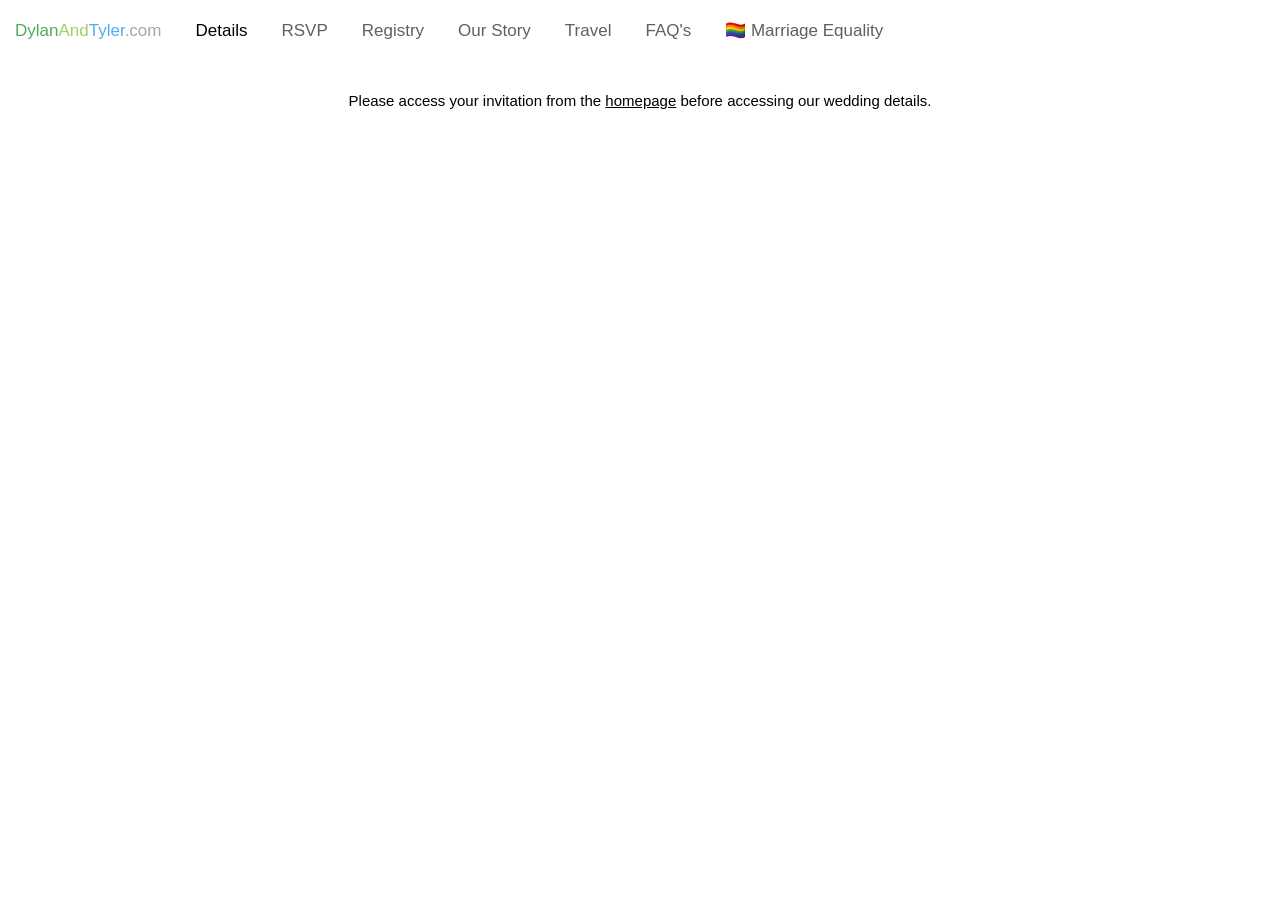
<file: details.html>
<!DOCTYPE html>
<html>
<head>
    <meta charset="utf-8">
    <title>Details - Dylan & Tyler's Wedding Website</title>
    <meta name="viewport" content="width=device-width, initial-scale=1">
    <meta name="viewport" content="width=device-width, initial-scale=1.0" />
    <link rel="stylesheet" href="https://cdnjs.cloudflare.com/ajax/libs/font-awesome/4.7.0/css/font-awesome.min.css">
    <link rel="stylesheet" href="https://www.w3schools.com/w3css/4/w3.css">
    <link rel="shortcut icon" type="image/png" href="static/images/favicon/favicon.ico"/>
    <link rel="shortcut icon" type="image/png" href="static/images/favicon/favicon.ico"/>
    <link rel="icon" type="image/png" href="static/images/favicon/favicon-32x32.png" sizes="32x32" />
    <link rel="mask-icon" type="image/png" href="static/images/td_icon.svg" />
    <link rel="stylesheet" href="static/css/auth.css?v=2">

    <script src="https://ajax.googleapis.com/ajax/libs/jquery/3.6.4/jquery.min.js"></script>
    
<style>

	body, html {
	  height: 100%;
	}

	#content {
		height: 100%;
	}

	div {
		position: relative;
	}
	.parallax {
	  /* The image used */
	  

	  /* Full height */
	  height: 80%; 

	  /* Create the parallax scrolling effect */
	  background-attachment: fixed;
	  background-position: center;
	  background-repeat: no-repeat;
	  background-size: cover;
	}

	.bgimg-1 {
	  background-image: url("static/images/spring.jpg");
	  width: 100%;
	  min-height: 80vh;
	}

	.bgimg-2 {
	  background-image: url("static/images/redwoodEdit.jpg");
	  min-height: 400px;
	  width: 100%;
	}

	.bgimg-3 {
	  background-image: url("static/images/japanEdit.jpg");
	  min-height: 600px;
	  width: 100%;
	}


	/* Create two equal columns that floats next to each other */
.column {
  display: inline-block;
  width: 45%;
  padding: 10px;
  margin-top: 0px;
  vertical-align: text-top;
  transition: opacity 300ms, transform 300ms;
  font-size: large;
}

/* Clear floats after the columns */
.row:after {
  content: "";
  display: table;
  clear: both;
  justify-content: center;
  vertical-align: text-top;
  margin: 2em;
}

	.left {
		text-align: right;
		padding-right: 50px;
		width: 25%;

	}

	.right {
		text-align: left;
		padding-top: 70px;

	}


@supports (-webkit-touch-callout: none) {
  /* CSS specific to iOS devices */ 
  	.bgimg-1 {
  		background-attachment:scroll;
  	}

  	.bgimg-2 {
  		background-attachment:scroll;
  	}

  	.bgimg-3 {
  		background-attachment:scroll;
  	}
}

@media screen and (max-width: 1000px) {
	.column {
	  width: 100%;
	}

	.left{
		text-align: center;
		padding-top: 10px;
	}

	.right{
		padding-top: 10px;
	}

}

</style>

    <style>
        body {
          margin: 0;
          font-family: Arial, Helvetica, sans-serif;
          min-width: 980px
          width: 100%;
        }

        nav
        {
           position: fixed;
           top: 0px;
           background-color: white;
           width: 100%;
           z-index: 2;
        }

        .topnav {
          overflow: hidden;
          /*background-color: #333;*/
          margin: 1em;
        }

        #content{
            padding-top: 4em;
            width: 100%;
        }

        .topnav a {
          float: left;
          display: block;
          color: #606060;
          text-align: center;
          padding: 14px 16px;
          /*text-decoration: none;*/
          font-size: 17px;
          margin-right: 2em;
        }


        .topnav a.homepage{
            color: #FFEECC;
            margin-right: unset;
        }


        .topnav a:hover {
          /*background-color: #ddd;*/
          color: black;
        }

        .topnav a.homepage:hover{
            color: white;
        }

        .topnav a.active {
          color: black;
        }

        .topnav .icon {
          display: none;
        }

        @media screen and (max-width: 1000px) {
          .topnav a:not(:first-child) {display: none;}
          .topnav a.icon {
            float: right;
            display: block;
          }


        }

        @media screen and (max-width: 1000px) {
          .topnav.responsive {position: relative;}
          .topnav.responsive .icon {
            position: absolute;
            right: 0;
            top: 0;
          }
          .topnav.responsive a {
            float: none;
            display: block;
            text-align: left;
          }

          .topnav a.homepage {
            float: unset;
          }
        }


        /* Underline styles */
        .topnav a {
          display: block;
          position: relative;
          padding: 0.2em 0;
          text-decoration: none;
        }

        /* Fade in */
        .topnav a::after {
          content: '';
          position: absolute;
          bottom: 0;
          left: 0;
          width: 100%;
          height: 0.1em;
          background-color: grey;
          /*background: linear-gradient(to right, #4FAEEA, #4EAD5B, #4FAEEA);*/
          opacity: 0;
          transition: opacity 300ms, transform 300ms;
        }

        .topnav a.homepage::after {
            background-color: rgba(238,180,28,1);
        }

        .topnav a:hover::after,
        .topnav a:focus::after {
          opacity: 1;
          transform: translate3d(0, 0.2em, 0);
        }

        /* Scale from center */
        .topnav a::after {
          opacity 1;
          transform: scale(0);
          transform-origin: center;
        }

        .topnav a:hover::after,
        .topnav a:focus::after{
          transform: scale(1);
        }

        .rcorners{
            border-radius: 25px;
        }

        .card{
            /*border: 3px solid lightblue;*/
            padding: 15px;
            list-style-type: none;
            margin: 1em;
/*            width: 430px;*/

        }

        #nav-logout {
            display: none;
        }

        body.logged-in #nav-logout {
            display: block;
        }

        @media screen and (max-width: 1000px) {
             body.logged-in #nav-logout {
                 display: none;
             }
             .topnav.responsive #nav-logout.active {
                 display: block;
             }
             
             /* Responsive rule ensures it appears when menu is open */
             .topnav.responsive #nav-logout {
                  display: block;
                  float: none;
                  text-align: left;
             }
        }
    </style>
    
</head>

<!-- Google tag (gtag.js) -->
<script async src="https://www.googletagmanager.com/gtag/js?id=G-NP722B0P6Z"></script>
<script>
  window.dataLayer = window.dataLayer || [];
  function gtag(){dataLayer.push(arguments);}
  gtag('js', new Date());

  gtag('config', 'G-NP722B0P6Z');
</script>

<body>
    <nav>
        
            <div class="topnav" id="myTopnav">
                <a  href="index.html">
                    <span style="color: #4EAD5B">Dylan</span><span style="color: #A0CE63">And</span><span style="color: #4FAEEA">Tyler</span><span style="color: #A5A5A5">.com</span>
                </a>
                <a  class="active"  href="details.html">Details</a> <!-- Countdown, Location, Schedule -->
                <a  href="rsvp.html">RSVP</a>
                <a  href="registry.html">Registry</a>
                <a  href="our_story.html">Our Story</a>
                <!-- <a>Wedding Party</a> -->
                <a  href="travel.html">Travel</a> 
                <a  href="faq.html">FAQ's</a>
                <a  href="marriage_equality.html">🏳️‍🌈 Marriage Equality</a>
                <a id="nav-logout" style="float: right; cursor: pointer; display: none;">Logout</a>
                <!--<a>Land Acknowledgement</a>-->
                <!-- 
                <a>After Event</a>
                <a>Photos</a>
                <a>> Professional</a>
                <a>> Photobooth</a>
                <a>> Social </a> -->
                <a href="javascript:void(0);" class="icon" onclick="myFunction()">
                    <i class="fa fa-bars"></i>
                </a>

            </div>
        
    </nav>
    <div id="content" name="content">
	

<div class="secured-content">
		<div class="parallax bgimg-1"></div>

		<div style="min-height: 25%; font-size: x-large; text-align: center;padding: 1.5em;">
			<h2>We are getting married!</h2><h4>(<span id="demo">We&#x27;re Married!</span>!)</h4>
			<h4 style="max-width: 800px; margin-left: auto; margin-right: auto">And we want to make sure you have all of the details to celebrate with us. This page should have all the essential details about the wedding itself. Please use the additional pages on this site to find details about travel logistics, frequently asked questions, etc.</h4>
		</div>

		<div class="parallax bgimg-2"></div>

		<!-- Display the countdown timer in an element -->
		

		<script>
		// Set the date we're counting down to
		var countDownDate = new Date("Oct 5, 2024 16:00:00").getTime();

		// Update the count down every 1 second
		var x = setInterval(function() {

		  // Get today's date and time
		  var now = new Date().getTime();

		  // Find the distance between now and the count down date
		  var distance = countDownDate - now;

		  // Time calculations for days, hours, minutes and seconds
		  var days = Math.floor(distance / (1000 * 60 * 60 * 24));
		  var hours = Math.floor((distance % (1000 * 60 * 60 * 24)) / (1000 * 60 * 60));
		  var minutes = Math.floor((distance % (1000 * 60 * 60)) / (1000 * 60));
		  var seconds = Math.floor((distance % (1000 * 60)) / 1000);

		  // Display the result in the element with id="demo"
		  document.getElementById("demo").innerHTML = "in " + days + " days, " + hours + " hours, "
		  + minutes + " minutes, and " + seconds + " seconds";

		  // If the count down is finished, write some text
		  if (distance < 0) {
		    clearInterval(x);
		    document.getElementById("demo").innerHTML = "Party Time!!";
		  }
		}, 1000);
		</script>
	
	<div style="padding:2em">
		
		
		

		<div class="grid">
			<div class="row">
				<div class="column left">
					<h2>WHEN</h2>
				</div>
				<div class="column right">
					Our Wedding will take place on
					<strong><span id="wedding-date">Loading...</span></strong>.<br>
					 Please arrive at <strong><span id="wedding-time">Loading...</span></strong> for the wedding ceremony, reception immediately to follow.<br><br>
					 Please RSVP by <span id="rsvp-deadline">Loading...</span>.
				</div>
			</div>
			<div class="row">
				<div class="column left">
					<h2>WHERE</h2>
				</div>
				<div class="column right">
					 <div style="text-align: center; font-size: large;">
						<img src="static/images/innLogo.png" width="300" alt="Inn of the Seventh Ray"> 
					</div><br>
					<div style="text-align: center; font-size: large;"><a id="venue-link" href="#" target="_blank"><span id="venue-address">Loading Address...</span></a></div>
				</div>
			</div>
			<div class="row">
				<div class="column left">
					<h2>HOW<br>(to get there)</h2>
				</div>
				<div class="column right">
					 <span id="transport-desc">Loading...</span>
				</div>
			</div>
			<div class="row">
				<div class="column left">
					<h2>WHAT<br>(to wear)</h2>
				</div>
				<div class="column right">
					 <span id="attire-desc">Loading...</span>
				</div>
			</div>
			<div id="welcome-dinner-row" class="row" style="display:none">
				<div class="column left">
					<h2>Welcome Dinner<br></h2>
				</div>
				<div class="column right">
					 <p>Join us at <span id="welcome-time">Loading...</span> on <span id="welcome-date">Loading...</span> at <span id="welcome-location">Loading...</span> for a Welcome Dinner.</p>
					 <p>The location is at <a id="welcome-link" href="#" target="_blank"><span id="welcome-address">Loading Address...</span></a>. <span id="welcome-desc">Loading...</span></p>
				</div>
			</div>
		</div>
		
	</div>

	<div class="parallax bgimg-3"></div>
	<div id="footer" style="font-family: sans-serif;font-size: small; display: flex; align-items: center; justify-content: center;">
	    <span style="color: #A5A5A5">Copyright &copy; <script>document.write(new Date().getFullYear())</script></span>&nbsp;
	    <span style="color: #4EAD5B">Dylan</span>
	    <span style="color: #A0CE63">An</span>
	    <span style="color: #78C7C6">d</span>
	    <span style="color: #4FAEEA">Tyler</span>
	    <span style="color: #A5A5A5">.com</span>
	</div>
</div>
<div class="public-only" style="text-align: center; width: 100%; padding: 2em;">
	<div>
		Please access your invitation from the <a href="index.html">homepage</a> before accessing our wedding details. 
	</div>
</div>


<script>
	// This script runs after auth.js because we use window.onload to ensure everything is ready
	window.addEventListener('load', async function() {
		console.log("Details page loaded. Checking for invite data...");
		// Helper to show errors on screen
		const showError = (msg) => {
			const container = document.querySelector('.secured-content');
			if(container) {
				const errDiv = document.createElement('div');
				errDiv.style.color = 'red';
				errDiv.style.padding = '1em';
				errDiv.style.background = 'rgba(0,0,0,0.8)';
				errDiv.innerText = "Debug Error: " + msg;
				container.prepend(errDiv);
			}
			console.error(msg);
		};

		if (typeof getInviteData === 'function') {
			try {
				const data = await getInviteData();
				
				if (data && data.site_config) {
					// ... (success code)
					const c = data.site_config;
					
					// Helper to safely set text
					const setText = (id, text) => {
						const el = document.getElementById(id);
						if(el) el.innerText = text;
						else console.warn(`Element #${id} not found`);
					};
					
					// Helper to safely set HTML (for descriptions with <br>)
					const setHTML = (id, html) => {
						const el = document.getElementById(id);
						if(el) el.innerHTML = html;
						else console.warn(`Element #${id} not found`);
					};

					setText('wedding-date', c.wedding_date);
					setText('wedding-time', c.wedding_time);
					setText('rsvp-deadline', c.rsvp_deadline);
					
					setText('venue-address', c.venue_address);
					const vLink = document.getElementById('venue-link');
					if(vLink && c.venue_map_url) vLink.href = c.venue_map_url;
					
					setHTML('transport-desc', c.transportation_description);
					setHTML('attire-desc', c.attire_description);
					
					// Welcome Dinner (Optional)
					if (c.welcome_dinner) {
						setText('welcome-date', c.welcome_dinner.date);
						setText('welcome-time', c.welcome_dinner.time);
						setText('welcome-location', c.welcome_dinner.location);
						setText('welcome-address', c.welcome_dinner.address);
						const wLink = document.getElementById('welcome-link');
						if(wLink && c.welcome_dinner.map_url) wLink.href = c.welcome_dinner.map_url;
						setHTML('welcome-desc', c.welcome_dinner.description);
						
						// Show the section
						const wRow = document.getElementById('welcome-dinner-row');
						if(wRow) wRow.style.display = 'block';
					}
				} else {
					if(!data) {
                        showError("No data received from encryptor.");
                    } else {
                        const keys = Object.keys(data).join(', ');
                        const preview = JSON.stringify(data).substring(0, 100);
                        showError(`Data received but site_config is missing. Keys: [${keys}]. Preview: ${preview}`);
                    }
				}
			} catch(e) {
				showError("Exception loading details: " + e.message);
			}
		} else {
			showError("getInviteData function not found! Auth script missing?");
		}
	});
</script>

    </div>

    


<script>
function myFunction() {
  var x = document.getElementById("myTopnav");
  if (x.className === "topnav") {
    x.className += " responsive";
  } else {
    x.className = "topnav";
  }
}
</script>
<script src="static/js/auth.js?v=3"></script>
</body>
</html>
</file>
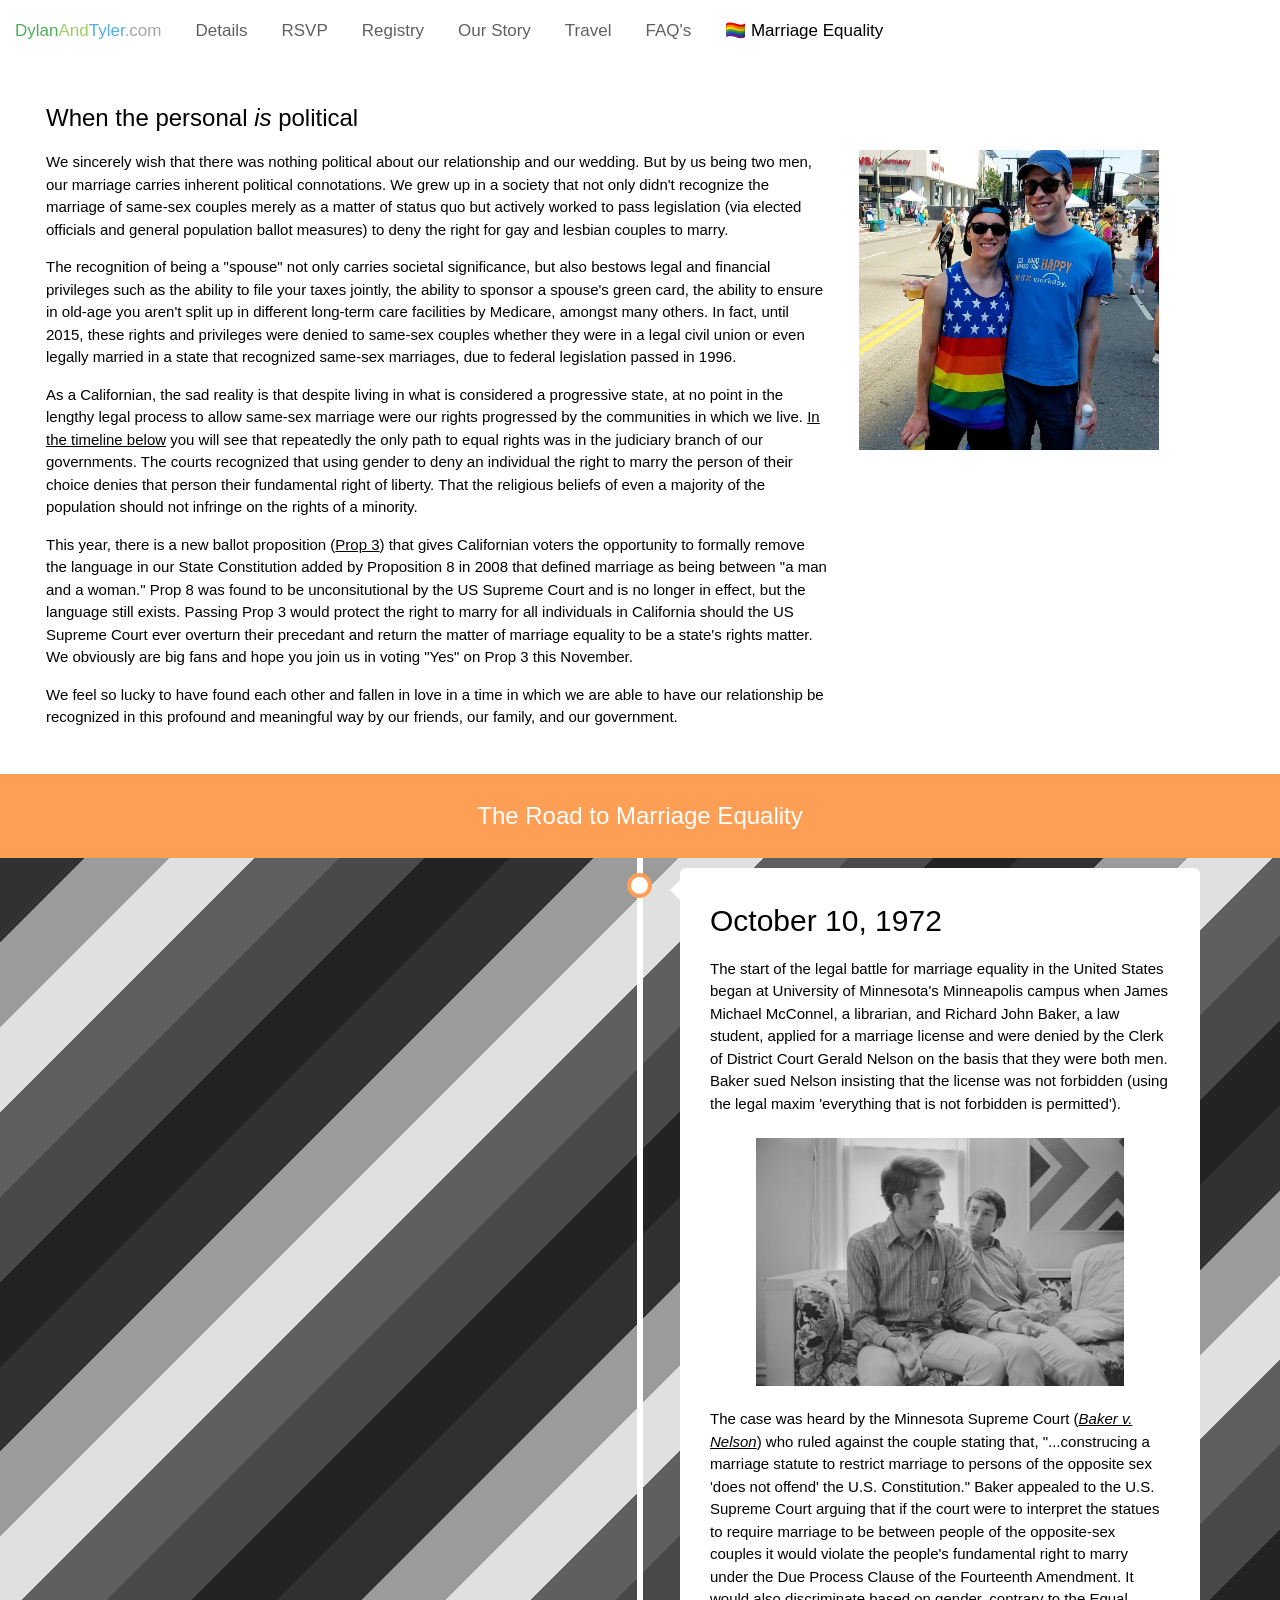
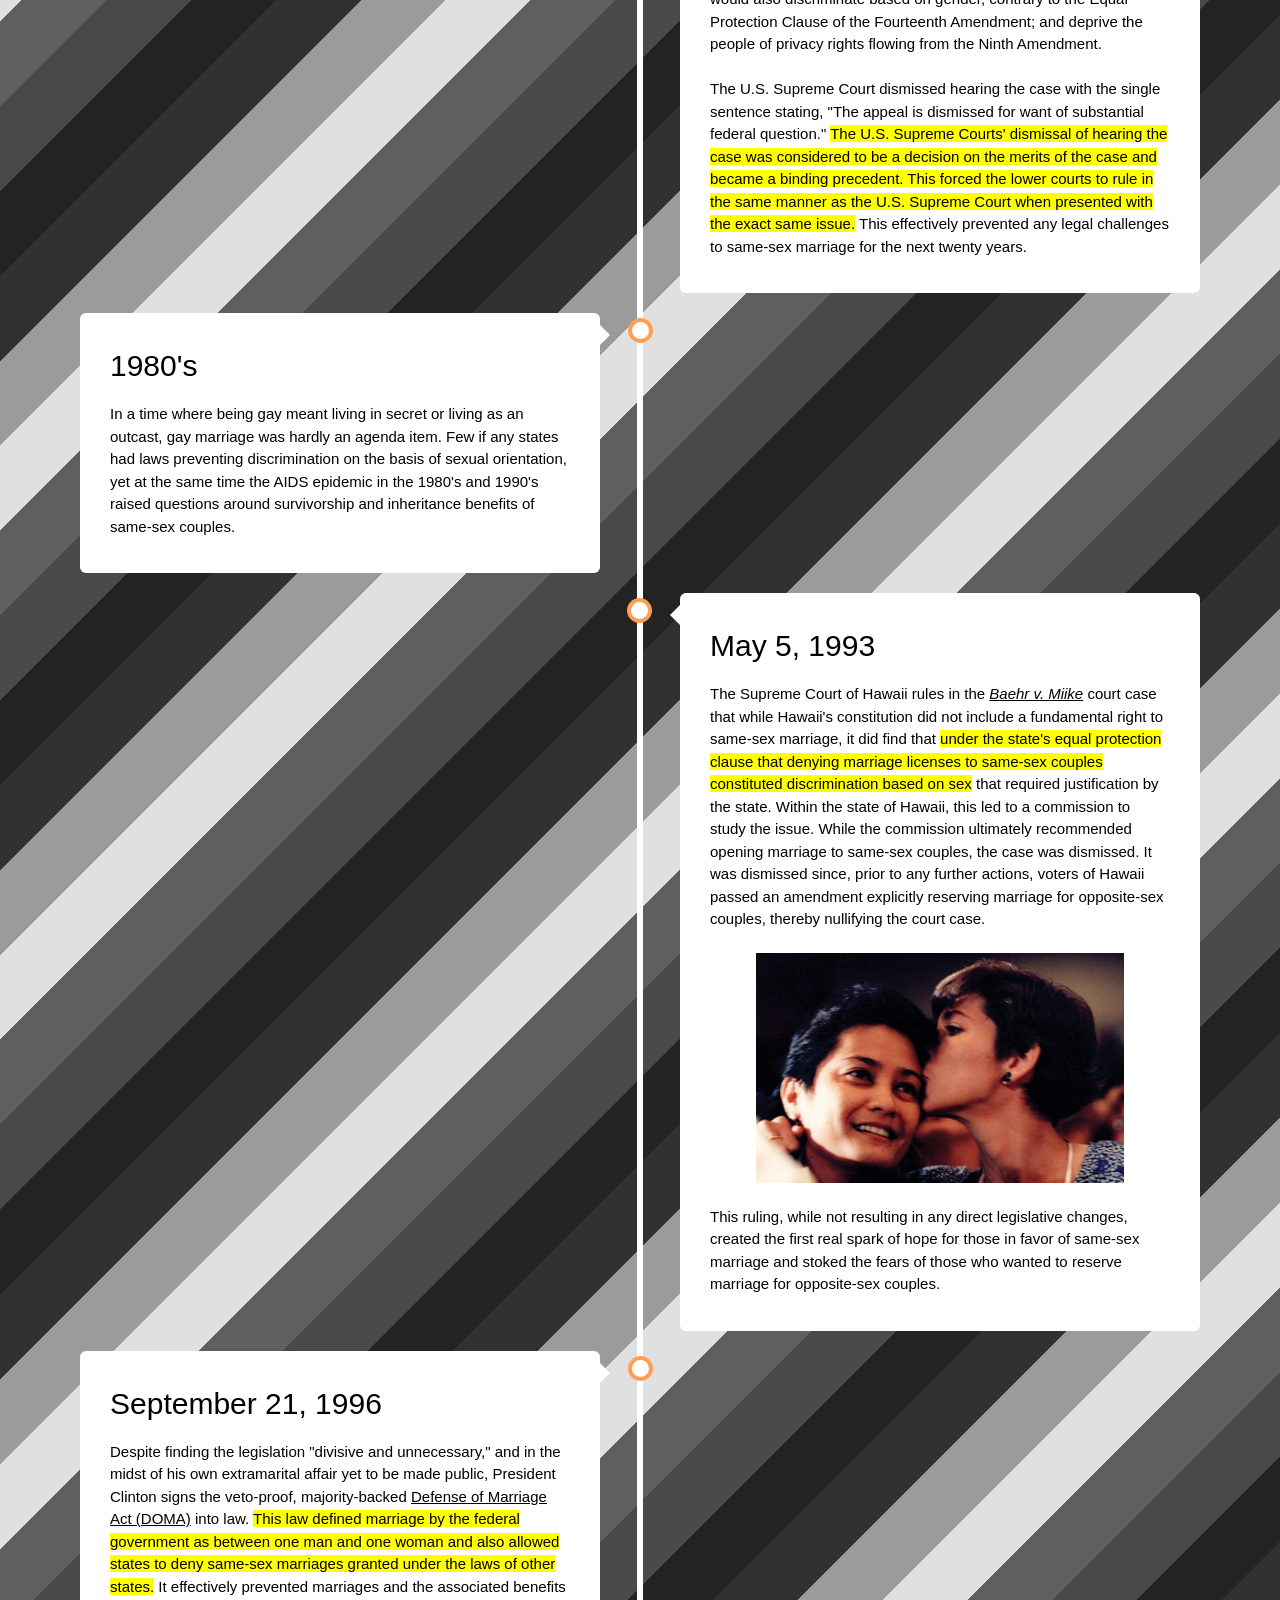
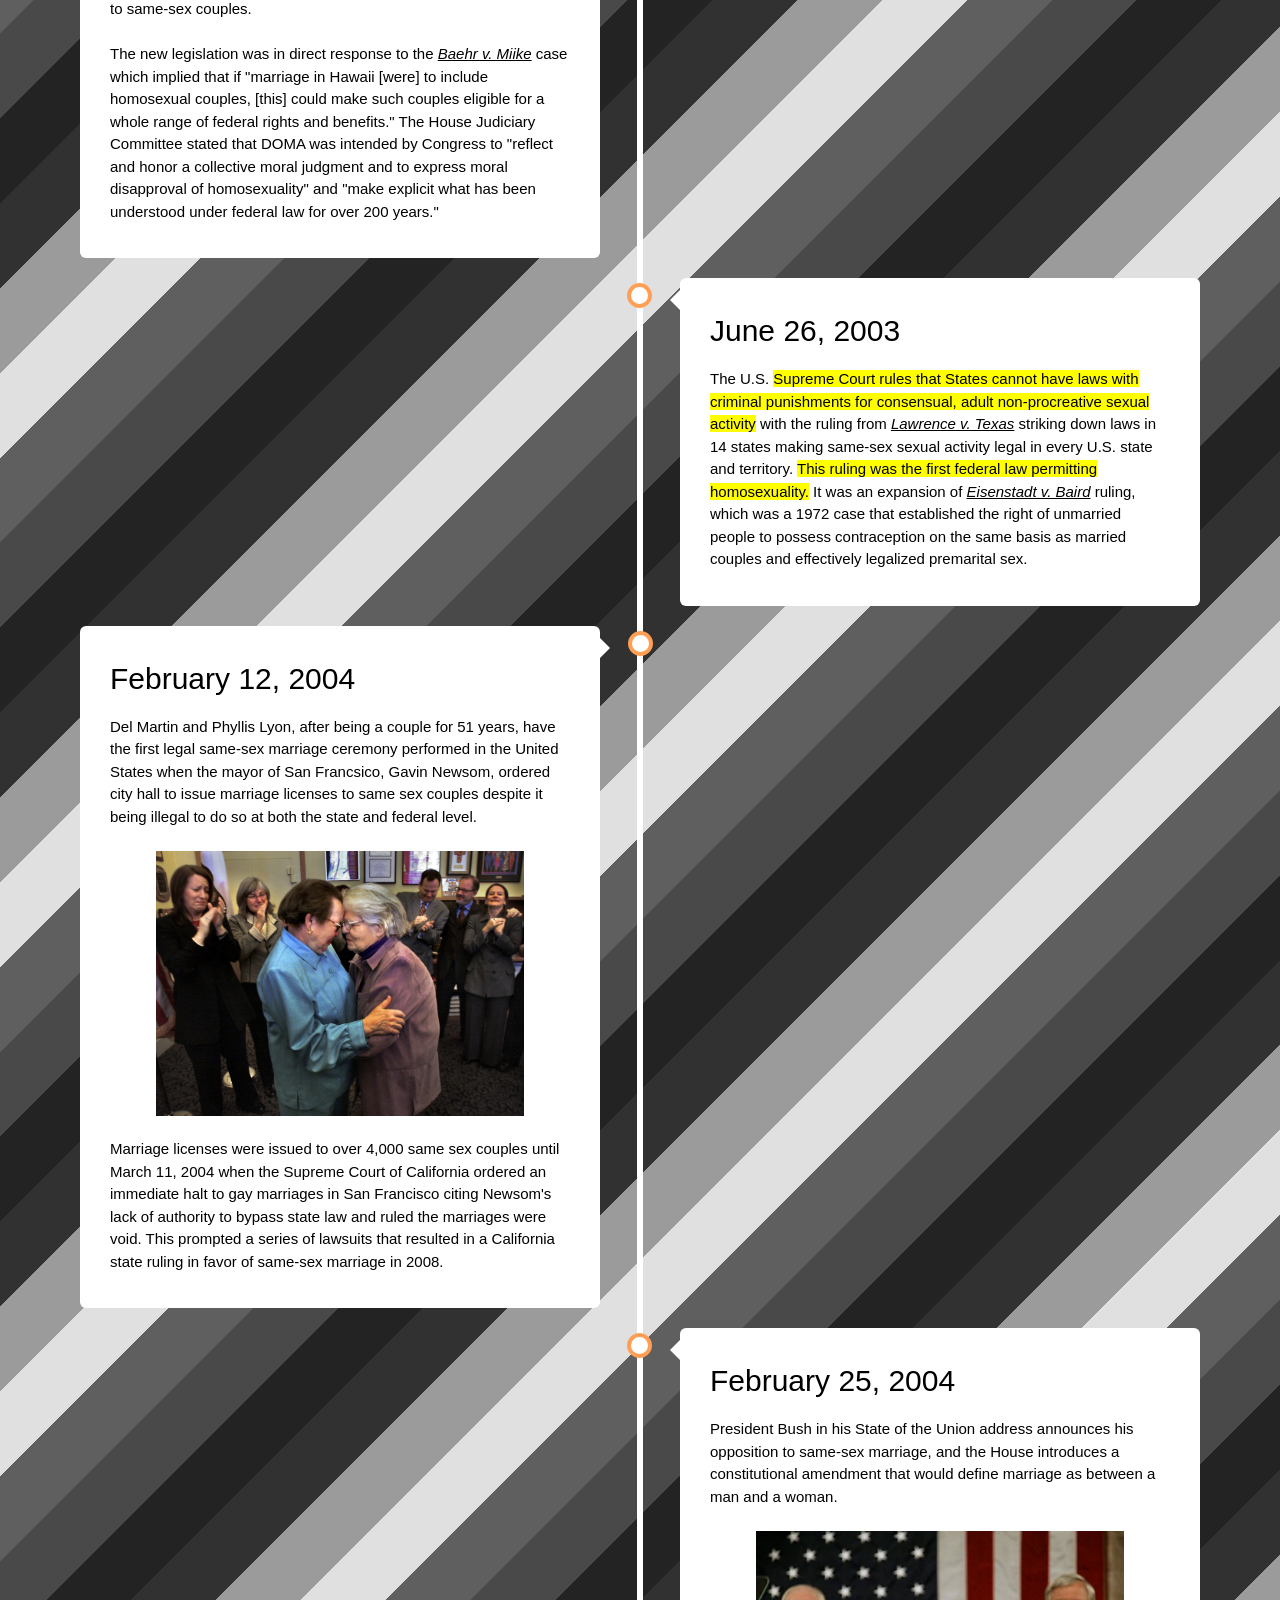
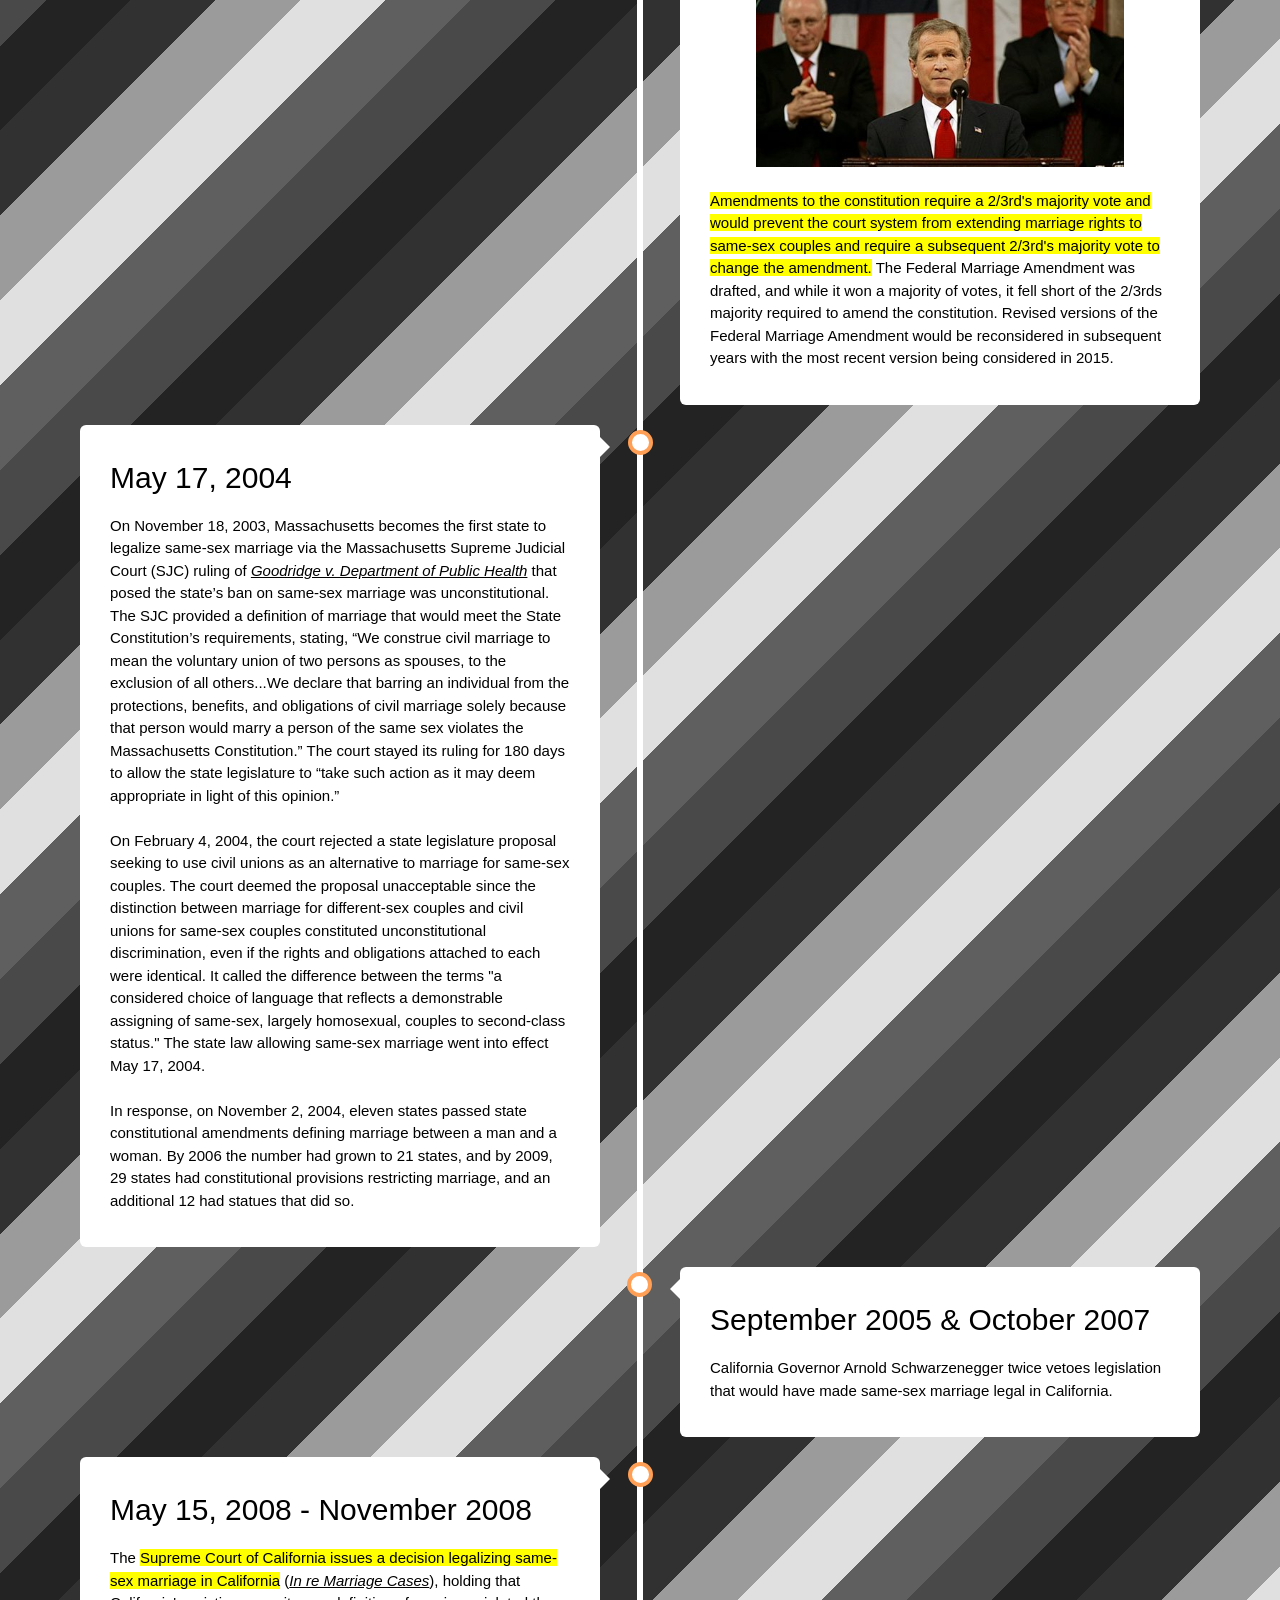
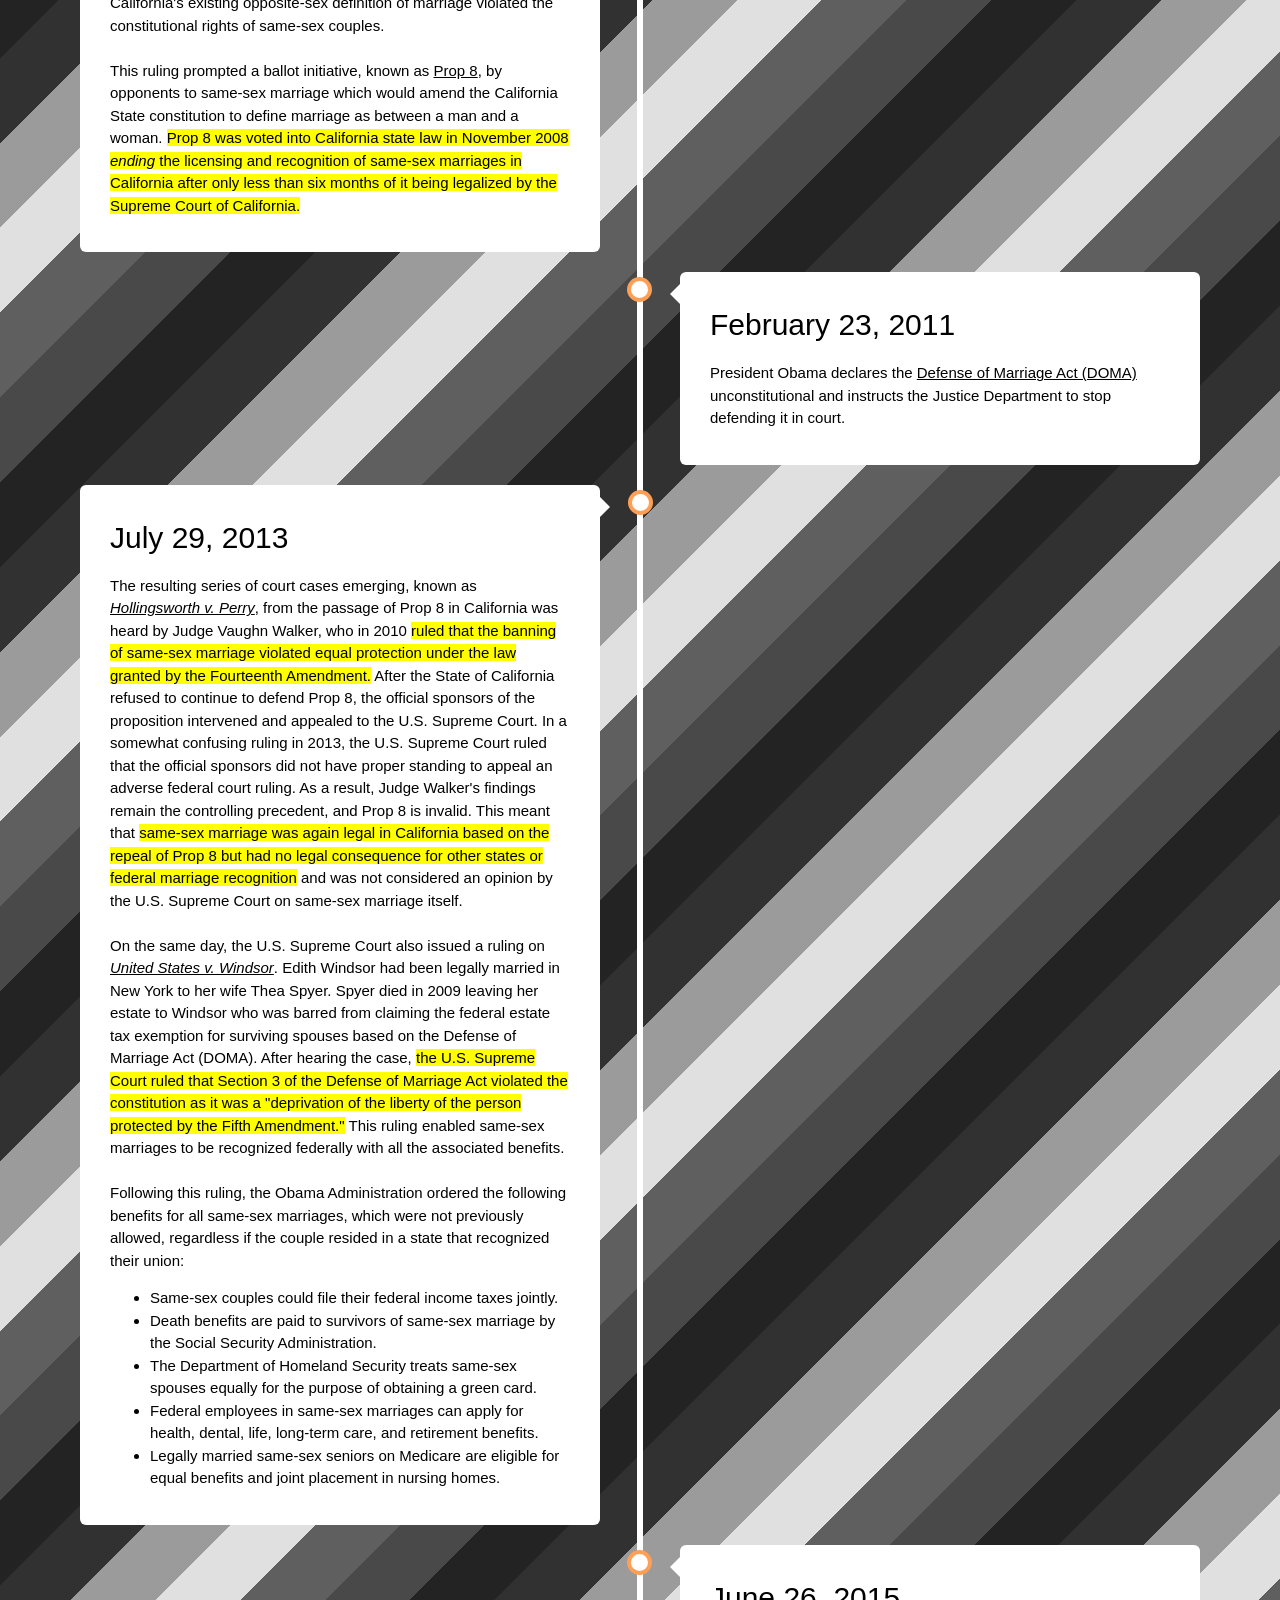
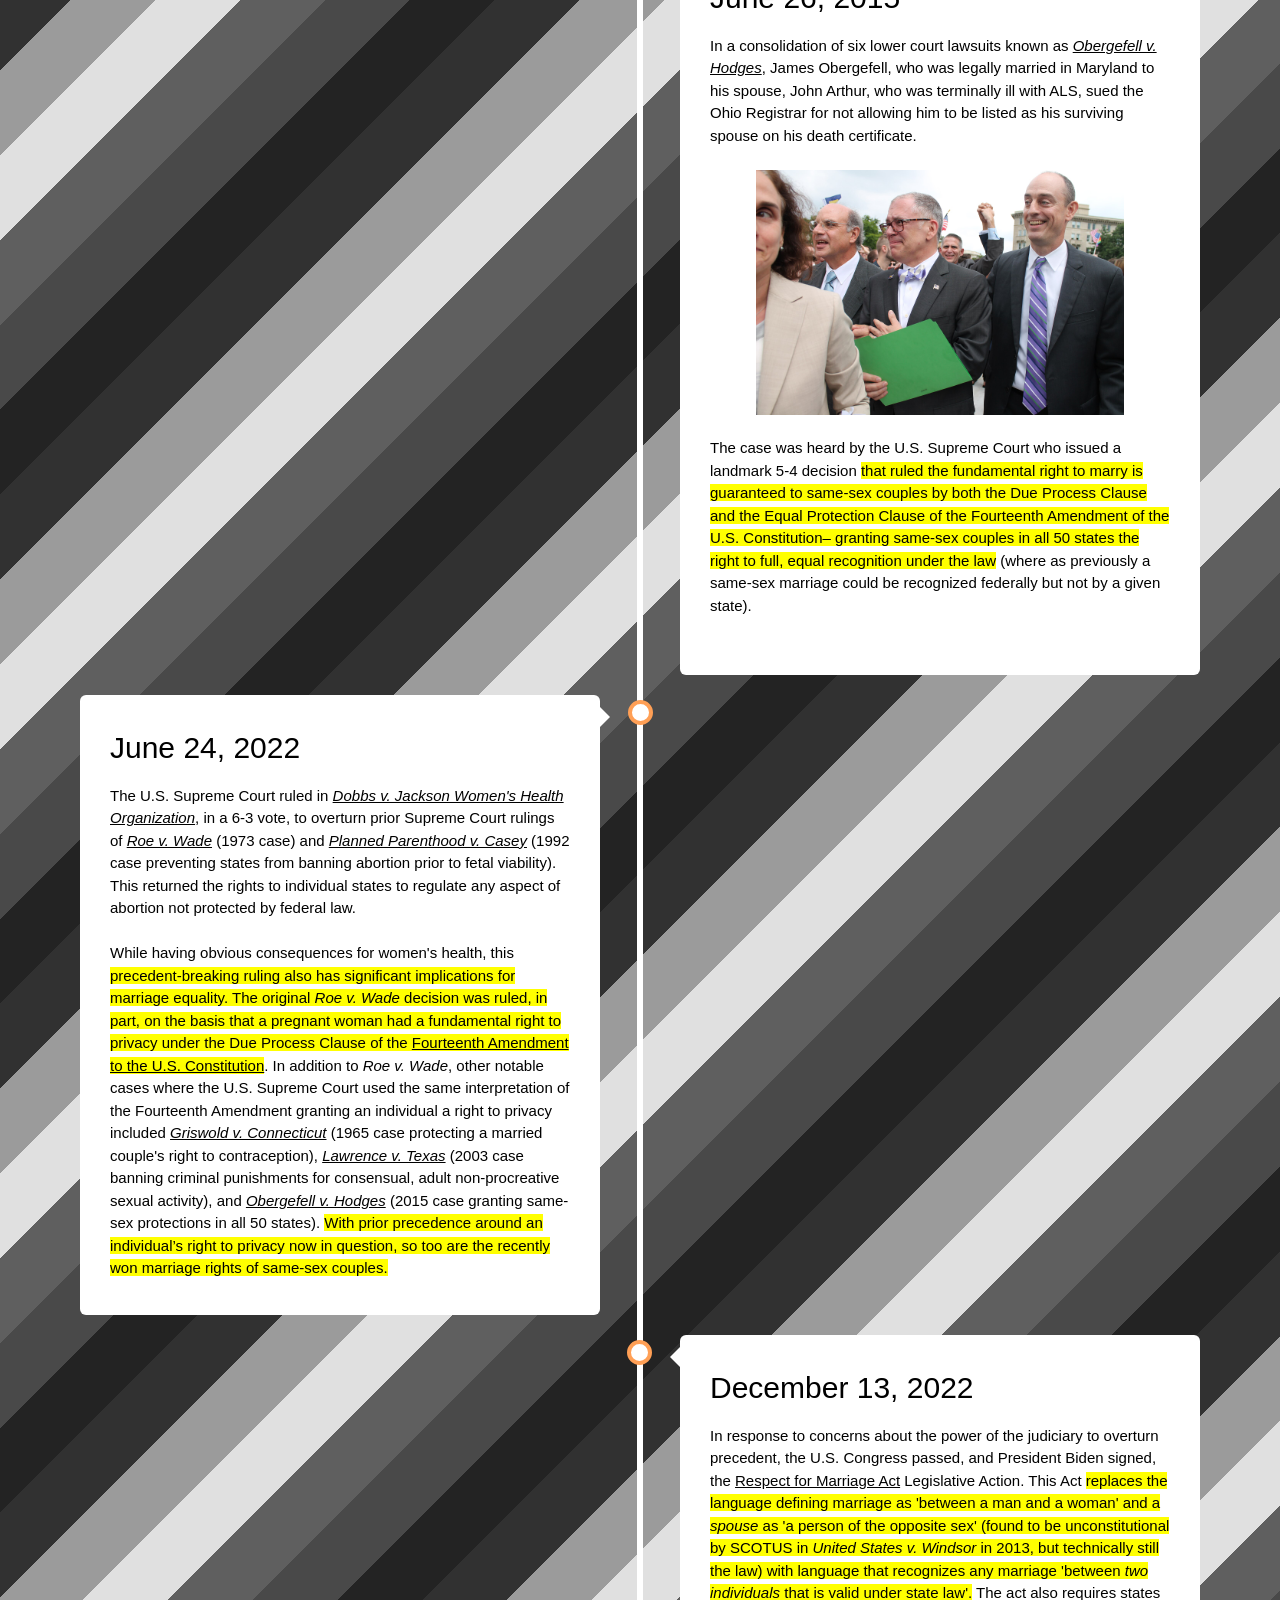
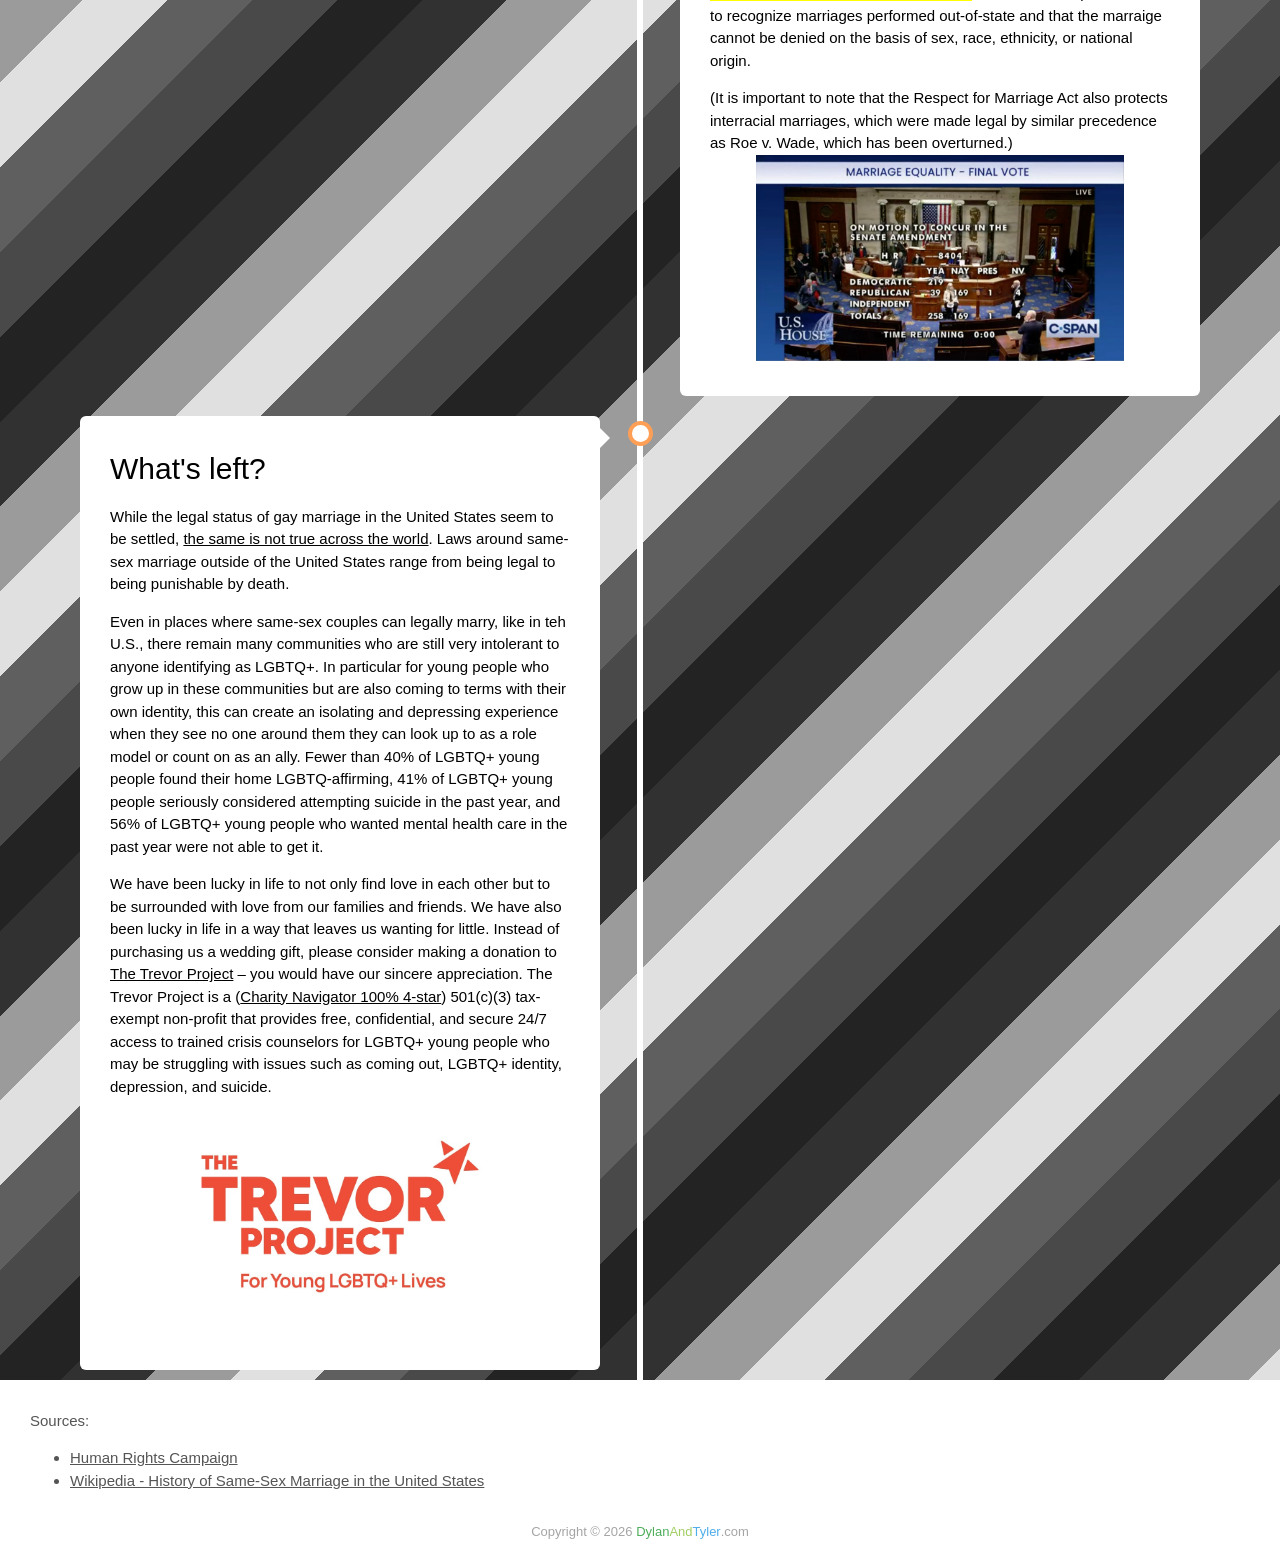
<file: marriage_equality.html>
<!DOCTYPE html>
<html>
<head>
    <meta charset="utf-8">
    <title>Marriage Equality - Dylan & Tyler's Wedding Website</title>
    <meta name="viewport" content="width=device-width, initial-scale=1">
    <meta name="viewport" content="width=device-width, initial-scale=1.0" />
    <link rel="stylesheet" href="https://cdnjs.cloudflare.com/ajax/libs/font-awesome/4.7.0/css/font-awesome.min.css">
    <link rel="stylesheet" href="https://www.w3schools.com/w3css/4/w3.css">
    <link rel="shortcut icon" type="image/png" href="static/images/favicon/favicon.ico"/>
    <link rel="shortcut icon" type="image/png" href="static/images/favicon/favicon.ico"/>
    <link rel="icon" type="image/png" href="static/images/favicon/favicon-32x32.png" sizes="32x32" />
    <link rel="mask-icon" type="image/png" href="static/images/td_icon.svg" />
    <link rel="stylesheet" href="static/css/auth.css?v=2">

    <script src="https://ajax.googleapis.com/ajax/libs/jquery/3.6.4/jquery.min.js"></script>
    

<style type="text/css">

	body {
		margin: 0;
	}
	.yellow{
		background-color: yellow;
	}

	* {
	  box-sizing: border-box;
	}

	/* Set a background color */
	.timeline-container {
		background: repeating-linear-gradient(
		    135deg,
		    #E50000,
		    #E50000 60px,
		    #FF8D00 60px,
		    #FF8D00 120px,
		    #FFEE00 120px,
		    #FFEE00 180px,
		    #028121 180px,
		    #028121 240px,
		    #004CFF 240px,
		    #004CFF 300px,
		    #760088 300px,
		    #760088 360px
		  );
	  font-family: Helvetica, sans-serif;
	  width: 100%;
	  height: 100%;
	  z-index: -1;
	  position: absolute;
	  padding-bottom: 500em;
	  margin-bottom: -500em;
		  filter: grayscale(100%);
	}

	/* The actual timeline (the vertical ruler) */
	.timeline {
	  position: relative;
	  max-width: 1200px;
	  margin: 0 auto;
	}

	/* The actual timeline (the vertical ruler) */
	.timeline::after {
	  content: '';
	  position: absolute;
	  width: 6px;
	  background-color: white;
	  top: 0;
	  bottom: 0;
	  left: 50%;
	  margin-left: -3px;
	}

	/* Container around content */
	.container {
	  padding: 10px 40px;
	  position: relative;
	  background-color: inherit;
	  width: 50%;
	}

	/* The circles on the timeline */
	.container::after {
	  content: '';
	  position: absolute;
	  width: 25px;
	  height: 25px;
	  right: -13px;
	  background-color: white;
	  border: 4px solid #FF9F55;
	  top: 15px;
	  border-radius: 50%;
	  z-index: 1;
	}

	/* Place the container to the left */
	.left {
	  left: 0;
	}

	/* Place the container to the right */
	.right {
	  left: 50%;
	}

	/* Add arrows to the left container (pointing right) */
	.left::before {
	  content: " ";
	  height: 0;
	  position: absolute;
	  top: 22px;
	  width: 0;
	  z-index: 1;
	  right: 30px;
	  border: medium solid white;
	  border-width: 10px 0 10px 10px;
	  border-color: transparent transparent transparent white;
	}

	/* Add arrows to the right container (pointing left) */
	.right::before {
	  content: " ";
	  height: 0;
	  position: absolute;
	  top: 22px;
	  width: 0;
	  z-index: 1;
	  left: 30px;
	  border: medium solid white;
	  border-width: 10px 10px 10px 0;
	  border-color: transparent white transparent transparent;
	}

	/* Fix the circle for containers on the right side */
	.right::after {
	  left: -13px;
	}

	/* The actual content */
	.content {
	  padding: 20px 30px;
	  background-color: white;
	  position: relative;
	  border-radius: 6px;
	}

	/* Media queries - Responsive timeline on screens less than 600px wide */
	@media screen and (max-width: 600px) {
	/* Place the timelime to the left */
	  .timeline::after {
	    left: 31px;
	  }

	/* Full-width containers */
	  .container {
	    width: 100%;
	    padding-left: 70px;
	    padding-right: 25px;
	  }

	/* Make sure that all arrows are pointing leftwards */
	  .container::before {
	    left: 60px;
	    border: medium solid white;
	    border-width: 10px 10px 10px 0;
	    border-color: transparent white transparent transparent;
	  }

	/* Make sure all circles are at the same spot */
	  .left::after, .right::after {
	    left: 17px;
	  }

	/* Make all right containers behave like the left ones */
	  .right {
	    left: 0%;
	  }
	}

	img {
	  width: 80%;
	  object-fit: contain;
	}

	.center {
	  display: block;
	  margin-left: auto;
	  margin-right: auto;
	}

	.timeline-header{
		text-align: center;
		font-family: sans-serif;
		background-color: #FF9F55;
		margin: 0;
		padding: 1em;
		color: white;
	}
	.intro{
		margin: 2em;
	}

</style>
<script type="text/javascript">
	window.addEventListener("scroll", function() {

	    const maxHeight = document.body.scrollHeight - window.innerHeight;
	    document.querySelector('.timeline-container').style.paddingBottom = document.querySelector('.timeline').scrollHeight + "px";
	  	document.querySelector('.timeline-container').style.marginBottom = -document.querySelector('.timeline').scrollHeight + "px";
	    // console.log(window.pageYOffset);

	    $color_spot1 = document.querySelector('#color1').getBoundingClientRect().top
	    $color_spot2 = document.querySelector('#color1').getBoundingClientRect().top

	    if(window.pageYOffset > $color_spot2){
	    	$background_rainbow = document.querySelector('.timeline-container');
	    	$grayscale_value = 100 - ((window.pageYOffset - $color_spot2) / (maxHeight - $color_spot2)) * 80

			$background_rainbow.style.filter = "grayscale("+$grayscale_value+"%)";
	    }else if(window.pageYOffset > $color_spot1){
	    	console.log("Color 1 hit");
	    	$background_rainbow = document.querySelector('.timeline-container');
	    	$grayscale_value = 100 - ((window.pageYOffset - $color_spot1) / (maxHeight - $color_spot1)) * 20

			$background_rainbow.style.filter = "grayscale("+$grayscale_value+"%)";
	    }else{
	    	$background_rainbow = document.querySelector('.timeline-container');
	    	$background_rainbow.style.filter = "grayscale("+100+"%)";
	    }
	});
</script>

    <style>
        body {
          margin: 0;
          font-family: Arial, Helvetica, sans-serif;
          min-width: 980px
          width: 100%;
        }

        nav
        {
           position: fixed;
           top: 0px;
           background-color: white;
           width: 100%;
           z-index: 2;
        }

        .topnav {
          overflow: hidden;
          /*background-color: #333;*/
          margin: 1em;
        }

        #content{
            padding-top: 4em;
            width: 100%;
        }

        .topnav a {
          float: left;
          display: block;
          color: #606060;
          text-align: center;
          padding: 14px 16px;
          /*text-decoration: none;*/
          font-size: 17px;
          margin-right: 2em;
        }


        .topnav a.homepage{
            color: #FFEECC;
            margin-right: unset;
        }


        .topnav a:hover {
          /*background-color: #ddd;*/
          color: black;
        }

        .topnav a.homepage:hover{
            color: white;
        }

        .topnav a.active {
          color: black;
        }

        .topnav .icon {
          display: none;
        }

        @media screen and (max-width: 1000px) {
          .topnav a:not(:first-child) {display: none;}
          .topnav a.icon {
            float: right;
            display: block;
          }


        }

        @media screen and (max-width: 1000px) {
          .topnav.responsive {position: relative;}
          .topnav.responsive .icon {
            position: absolute;
            right: 0;
            top: 0;
          }
          .topnav.responsive a {
            float: none;
            display: block;
            text-align: left;
          }

          .topnav a.homepage {
            float: unset;
          }
        }


        /* Underline styles */
        .topnav a {
          display: block;
          position: relative;
          padding: 0.2em 0;
          text-decoration: none;
        }

        /* Fade in */
        .topnav a::after {
          content: '';
          position: absolute;
          bottom: 0;
          left: 0;
          width: 100%;
          height: 0.1em;
          background-color: grey;
          /*background: linear-gradient(to right, #4FAEEA, #4EAD5B, #4FAEEA);*/
          opacity: 0;
          transition: opacity 300ms, transform 300ms;
        }

        .topnav a.homepage::after {
            background-color: rgba(238,180,28,1);
        }

        .topnav a:hover::after,
        .topnav a:focus::after {
          opacity: 1;
          transform: translate3d(0, 0.2em, 0);
        }

        /* Scale from center */
        .topnav a::after {
          opacity 1;
          transform: scale(0);
          transform-origin: center;
        }

        .topnav a:hover::after,
        .topnav a:focus::after{
          transform: scale(1);
        }

        .rcorners{
            border-radius: 25px;
        }

        .card{
            /*border: 3px solid lightblue;*/
            padding: 15px;
            list-style-type: none;
            margin: 1em;
/*            width: 430px;*/

        }

        #nav-logout {
            display: none;
        }

        body.logged-in #nav-logout {
            display: block;
        }

        @media screen and (max-width: 1000px) {
             body.logged-in #nav-logout {
                 display: none;
             }
             .topnav.responsive #nav-logout.active {
                 display: block;
             }
             
             /* Responsive rule ensures it appears when menu is open */
             .topnav.responsive #nav-logout {
                  display: block;
                  float: none;
                  text-align: left;
             }
        }
    </style>
    
</head>

<!-- Google tag (gtag.js) -->
<script async src="https://www.googletagmanager.com/gtag/js?id=G-NP722B0P6Z"></script>
<script>
  window.dataLayer = window.dataLayer || [];
  function gtag(){dataLayer.push(arguments);}
  gtag('js', new Date());

  gtag('config', 'G-NP722B0P6Z');
</script>

<body>
    <nav>
        
            <div class="topnav" id="myTopnav">
                <a  href="index.html">
                    <span style="color: #4EAD5B">Dylan</span><span style="color: #A0CE63">And</span><span style="color: #4FAEEA">Tyler</span><span style="color: #A5A5A5">.com</span>
                </a>
                <a  href="details.html">Details</a> <!-- Countdown, Location, Schedule -->
                <a  href="rsvp.html">RSVP</a>
                <a  href="registry.html">Registry</a>
                <a  href="our_story.html">Our Story</a>
                <!-- <a>Wedding Party</a> -->
                <a  href="travel.html">Travel</a> 
                <a  href="faq.html">FAQ's</a>
                <a  class="active"  href="marriage_equality.html">🏳️‍🌈 Marriage Equality</a>
                <a id="nav-logout" style="float: right; cursor: pointer; display: none;">Logout</a>
                <!--<a>Land Acknowledgement</a>-->
                <!-- 
                <a>After Event</a>
                <a>Photos</a>
                <a>> Professional</a>
                <a>> Photobooth</a>
                <a>> Social </a> -->
                <a href="javascript:void(0);" class="icon" onclick="myFunction()">
                    <i class="fa fa-bars"></i>
                </a>

            </div>
        
    </nav>
    <div id="content" name="content">
	
<div>
		<div class="intro w3-row">
			<div class="w3-twothird w3-container">
				<h3>When the personal <em>is</em> political</h3>
				<p>
					We sincerely wish that there was nothing political about our relationship and our wedding. But by us being two men, our marriage carries inherent political connotations. We grew up in a society that not only didn't recognize the marriage of same-sex couples merely as a matter of status quo but actively worked to pass legislation (via elected officials and general population ballot measures) to deny the right for gay and lesbian couples to marry.
				</p>
				<p>
					The recognition of being a "spouse" not only carries societal significance, but also bestows legal and financial privileges such as the ability to file your taxes jointly, the ability to sponsor a spouse's green card, the ability to ensure in old-age you aren't split up in different long-term care facilities by Medicare, amongst many others. In fact, until 2015, these rights and privileges were denied to same-sex couples whether they were in a legal civil union or even legally married in a state that recognized same-sex marriages, due to federal legislation passed in 1996.
				</p>
				<p>
					As a Californian, the sad reality is that despite living in what is considered a progressive state, at no point in the lengthy legal process to allow same-sex marriage were our rights progressed by the communities in which we live. <a href="#timeline">In the timeline below</a> you will see that repeatedly the only path to equal rights was in the judiciary branch of our governments. The courts recognized that using gender to deny an individual the right to marry the person of their choice denies that person their fundamental right of liberty. That the religious beliefs of even a majority of the population should not infringe on the rights of a minority.
				</p>
				<p>
					This year, there is a new ballot proposition (<a href="https://ballotpedia.org/California_Proposition_3,_Right_to_Marry_and_Repeal_Proposition_8_Amendment_(2024)" target="_blank">Prop 3</a>) that gives Californian voters the opportunity to formally remove the language in our State Constitution added by Proposition 8 in 2008 that defined marriage as being between "a man and a woman." Prop 8 was found to be unconsitutional by the US Supreme Court and is no longer in effect, but the language still exists. Passing Prop 3 would protect the right to marry for all individuals in California should the US Supreme Court ever overturn their precedant and return the matter of marriage equality to be a state's rights matter. We obviously are big fans and hope you join us in voting "Yes" on Prop 3 this November.
				</p>
				<p>We feel so lucky to have found each other and fallen in love in a time in which we are able to have our relationship be recognized in this profound and meaningful way by our friends, our family, and our <a id="timeline">government.</a></p>
			</div>
			<div class="w3-third w3-container"><img src="static/images/pride.jpg" style="width: 80%; margin-top: 4em;" alt="Tyler and Dylan at Pride Event" title="Tyler and Dylan at Pride Event"></div>
		</div>
		<div>
			<h3 class="timeline-header">The Road to Marriage Equality</h3>
		</div>
		 <div class="timeline-container">
		 </div>
		 <div class="timeline">
		 <div class="container right">
		    <div class="content">
		      <h2>October 10, 1972</h2>
		      <p>The start of the legal battle for marriage equality in the United States began at University of Minnesota's Minneapolis campus when James Michael McConnel, a librarian, and Richard John Baker, a law student, applied for a marriage license and were denied by the Clerk of District Court Gerald Nelson on the basis that they were both men. Baker sued Nelson insisting that the license was not forbidden (using the legal maxim 'everything that is not forbidden is permitted'). <br><br>
		      <img src="static/images/marriage_equality/Baker_McConnell.jpg" title="Baker and McConnel (r) at their Minneapolis home, 1970" alt="Baker and McConnel (r) at their Minneapolis home, 1970" class="center">

		      <!-- MODERN DAY https://www.thetimes.co.uk/imageserver/image/%2Fmethode%2Fsundaytimes%2Fprod%2Fweb%2Fbin%2F90fb41e8-cf55-11eb-8afd-f729c1c2ffd0.jpg?crop=2667%2C1500%2C0%2C0 -->
		      <br>
		      The case was heard by the Minnesota Supreme Court (<a href="https://en.wikipedia.org/wiki/Baker_v._Nelson" target="_blank"><em>Baker v. Nelson</em></a>) who ruled against the couple stating that, "...construcing a marriage statute to restrict marriage to persons of the opposite sex 'does not offend' the U.S. Constitution." Baker appealed to the U.S. Supreme Court arguing that if the court were to interpret the statues to require marriage to be between people of the opposite-sex couples it would violate the people's fundamental right to marry under the Due Process Clause of the Fourteenth Amendment. It would also discriminate based on gender, contrary to the Equal Protection Clause of the Fourteenth Amendment; and deprive the people of privacy rights flowing from the Ninth Amendment.<br><br>
		  	  The U.S. Supreme Court dismissed hearing the case with the single sentence stating, "The appeal is dismissed for want of substantial federal question." <span class="yellow">The U.S. Supreme Courts' dismissal of hearing the case was considered to be a decision on the merits of the case and became a binding precedent. This forced the lower courts to rule in the same manner as the U.S. Supreme Court when presented with the exact same issue.</span> This effectively prevented any legal challenges to same-sex marriage for the next twenty years.</p>
		    </div>
		 </div>
		 <div class="container left">
		    <div class="content">
		      <h2>1980's</h2>
		      <p>In a time where being gay meant living in secret or living as an outcast, gay marriage was hardly an agenda item. Few if any states had laws preventing discrimination on the basis of sexual orientation, yet at the same time the AIDS epidemic in the 1980's and 1990's raised questions around survivorship and inheritance benefits of same-sex couples.</p>
		    </div>
		  </div>
		 <div class="container right">
		    <div class="content">
		      <h2>May 5, 1993</h2>
		      <p>The Supreme Court of Hawaii rules in the <a href="https://en.wikipedia.org/wiki/Baehr_v._Miike" target="_blank"><em>Baehr v. Miike</em></a> court case that while Hawaii's constitution did not include a fundamental right to same-sex marriage, it did find that <span class="yellow">under the state's equal protection clause that denying marriage licenses to same-sex couples constituted discrimination based on sex</span> that required justification by the state. Within the state of Hawaii, this led to a commission to study the issue. While the commission ultimately recommended opening marriage to same-sex couples, the case was dismissed. It was dismissed since, prior to any further actions, voters of Hawaii passed an amendment explicitly reserving marriage for opposite-sex couples, thereby nullifying the court case.<br><br>
		      	<img src="static/images/marriage_equality/Genora_Dancel.jpg" title="Geneora Dancel & Ninia Baehr" alt="Geneora Dancel & Ninia Baehr" class="center"><br>
		      	
		      	<!-- MODERN DAY https://i0.wp.com/qnotescarolinas.com/wp-content/uploads/2022/10/Ninia-Baehr-Genora-Dancel.jpg -->

		      This ruling, while not resulting in any direct legislative changes, created the first real spark of hope for those in favor of same-sex marriage and stoked the fears of those who wanted to reserve marriage for opposite-sex couples.</p>
		    </div>
		  </div>
		  <div class="container left">
		    <div class="content">
		      <h2>September 21, 1996</h2>
		      <p>Despite finding the legislation "divisive and unnecessary," and in the midst of his own extramarital affair yet to be made public, President Clinton signs the veto-proof, majority-backed <a href='https://www.congress.gov/bill/104th-congress/house-bill/3396' target="_blank">Defense of Marriage Act (DOMA)</a> into law. <span class="yellow">This law defined marriage by the federal government as between one man and one woman and also allowed states to deny same-sex marriages granted under the laws of other states.</span> It effectively prevented marriages and the associated benefits to same-sex couples. <br><br>The new legislation was in direct response to the <a href="https://en.wikipedia.org/wiki/Baehr_v._Miike" target="_blank"><em>Baehr v. Miike</em></a> case which implied that if "marriage in Hawaii [were] to include homosexual couples, [this] could make such couples eligible for a whole range of federal rights and benefits." The House Judiciary Committee stated that DOMA was intended by Congress to "reflect and honor a collective moral judgment and to express moral disapproval of homosexuality" and "make explicit what has been understood under federal law for over 200 years."</p>
		    </div>
		  </div>
		  <div class="container right">
		    <div class="content">
		      <h2>June 26, 2003</h2>
		      <p>The U.S. <span class="yellow">Supreme Court rules that States cannot have laws with criminal punishments for consensual, adult non-procreative sexual activity</span> with the ruling from <a href="https://en.wikipedia.org/wiki/Lawrence_v._Texas" target="_blank"><em>Lawrence v. Texas</em></a> striking down laws in 14 states making same-sex sexual activity legal in every U.S. state and territory. <span class="yellow">This ruling was the first federal law permitting homosexuality.</span> It was an expansion of <a href="https://en.wikipedia.org/wiki/Eisenstadt_v._Baird" target="_blank"><em>Eisenstadt v. Baird</em></a> ruling, which was a 1972 case that established the right of unmarried people to possess contraception on the same basis as married couples and effectively legalized premarital sex.</p>
		    </div>
		  </div>
		  <div class="container left">
		    <div class="content">
		      <h2>February 12, 2004</h2><span id="color1"></span>
		      <p>Del Martin and Phyllis Lyon, after being a couple for 51 years, have the first legal same-sex marriage ceremony performed in the United States when the mayor of San Francsico, Gavin Newsom, ordered city hall to issue marriage licenses to same sex couples despite it being illegal to do so at both the state and federal level.<br><br>
		      <img src="static/images/marriage_equality/Del_Martin_and_Phyllis_Lyon_kiss.jpg" class="center"><br>
		      Marriage licenses were issued to over 4,000 same sex couples until March 11, 2004 when the Supreme Court of California ordered an immediate halt to gay marriages in San Francisco citing Newsom's lack of authority to bypass state law and ruled the marriages were void. This prompted a series of lawsuits that resulted in a California state ruling in favor of same-sex marriage in 2008.
		      </p>
		    </div>
		  </div>
   		  <div class="container right">
		    <div class="content">
		      <h2>February 25, 2004</h2>
		      <p>President Bush in his State of the Union address announces his opposition to same-sex marriage, and the House introduces a constitutional amendment that would define marriage as between a man and a woman. <br><br>
		      	<img src="static/images/marriage_equality/Bush_SOTU_2004.jpg" class="center" title="Former President George W. Bush at 2004 State of The Union Address" alt="Former President George W. Bush at 2004 State of The Union Address"><br>
		      	<span class="yellow">Amendments to the constitution require a 2/3rd's majority vote and would prevent the court system from extending marriage rights to same-sex couples and require a subsequent 2/3rd's majority vote to change the amendment.</span> The Federal Marriage Amendment was drafted, and while it won a majority of votes, it fell short of the 2/3rds majority required to amend the constitution. Revised versions of the Federal Marriage Amendment would be reconsidered in subsequent years with the most recent version being considered in 2015.
		      	<span id="color2"></span>
		    </div>
		  </div>
 		  <div class="container left">
		    <div class="content">
		      <h2>May 17, 2004</h2>
		      <p>On November 18, 2003, Massachusetts becomes the first state to legalize same-sex marriage via the Massachusetts Supreme Judicial Court (SJC) ruling of <a href="https://en.wikipedia.org/wiki/Goodridge_v._Department_of_Public_Health" target="_blank"><em>Goodridge v. Department of Public Health</em></a> that posed the state’s ban on same-sex marriage was unconstitutional. The SJC provided a definition of marriage that would meet the State Constitution’s requirements, stating, “We construe civil marriage to mean the voluntary union of two persons as spouses, to the exclusion of all others...We declare that barring an individual from the protections, benefits, and obligations of civil marriage solely because that person would marry a person of the same sex violates the Massachusetts Constitution.” The court stayed its ruling for 180 days to allow the state legislature to “take such action as it may deem appropriate in light of this opinion.”<br><br>
		      On February 4, 2004, the court rejected a state legislature proposal seeking to use civil unions as an alternative to marriage for same-sex couples. The court deemed the proposal unacceptable since the distinction between marriage for different-sex couples and civil unions for same-sex couples constituted unconstitutional discrimination, even if the rights and obligations attached to each were identical. It called the difference between the terms "a considered choice of language that reflects a demonstrable assigning of same-sex, largely homosexual, couples to second-class status." The state law allowing same-sex marriage went into effect May 17, 2004.
		  	<br><br>
		  	In response, on November 2, 2004, eleven states passed state constitutional amendments defining marriage between a man and a woman. By 2006 the number had grown to 21 states, and by 2009, 29 states had constitutional provisions restricting marriage, and an additional 12 had statues that did so.</p>
		    </div>
		  </div>
		  <div class="container right">
		    <div class="content">
		      <h2>September 2005 & October 2007</h2>
		      <p>California Governor Arnold Schwarzenegger twice vetoes legislation that would have made same-sex marriage legal in California.</p>
		    </div>
		  </div>
		  <div class="container left">
		    <div class="content">
		      <h2>May 15, 2008 - November 2008</h2>
		      <p>The <span class="yellow">Supreme Court of California issues a decision legalizing same-sex marriage in California</span> (<a href="https://en.wikipedia.org/wiki/In_re_Marriage_Cases" target="_blank"><em>In re Marriage Cases</em></a>), holding that California's existing opposite-sex definition of marriage violated the constitutional rights of same-sex couples. <br><br>
		      This ruling prompted a ballot initiative, known as <a href="https://en.wikipedia.org/wiki/2008_California_Proposition_8" target="_blank">Prop 8</a>, by opponents to same-sex marriage which would amend the California State constitution to define marriage as between a man and a woman. <span class="yellow">Prop 8 was voted into California state law in November 2008 <em>ending</em> the licensing and recognition of same-sex marriages in California after only less than six months of it being legalized by the Supreme Court of California.</span></p>
		    </div>
		  </div>
		  <div class="container right">
		    <div class="content">
		      <h2>February 23, 2011</h2>
		      <p>President Obama declares the <a href="https://en.wikipedia.org/wiki/Defense_of_Marriage_Act" target="_blank">Defense of Marriage Act (DOMA)</a> unconstitutional and instructs the Justice Department to stop defending it in court.</p>
		    </div>
		  </div>
		  <div class="container left">
		    <div class="content">
		      <h2>July 29, 2013</h2>
		      <p>The resulting series of court cases emerging, known as <a href="https://en.wikipedia.org/wiki/Hollingsworth_v._Perry" target="_blank"><em>Hollingsworth v. Perry</em></a>, from the passage of Prop 8 in California was heard by Judge Vaughn Walker, who in 2010 <span class="yellow">ruled that the banning of same-sex marriage violated equal protection under the law granted by the Fourteenth Amendment.</span> After the State of California refused to continue to defend Prop 8, the official sponsors of the proposition intervened and appealed to the U.S. Supreme Court. In a somewhat confusing ruling in 2013, the U.S. Supreme Court ruled that the official sponsors did not have proper standing to appeal an adverse federal court ruling. As a result, Judge Walker's findings remain the controlling precedent, and Prop 8 is invalid. This meant that <span class="yellow">same-sex marriage was again legal in California based on the repeal of Prop 8 but had no legal consequence for other states or federal marriage recognition</span> and was not considered an opinion by the U.S. Supreme Court on same-sex marriage itself.<br><br>
		      On the same day, the U.S. Supreme Court also issued a ruling on <a href="https://en.wikipedia.org/wiki/United_States_v._Windsor" target="_blank"><em>United States v. Windsor</em></a>. Edith Windsor had been legally married in New York to her wife Thea Spyer. Spyer died in 2009 leaving her estate to Windsor who was barred from claiming the federal estate tax exemption for surviving spouses based on the Defense of Marriage Act (DOMA). After hearing the case, <span class="yellow">the U.S. Supreme Court ruled that Section 3 of the Defense of Marriage Act violated the constitution as it was a "deprivation of the liberty of the person protected by the Fifth Amendment."</span> This ruling enabled same-sex marriages to be recognized federally with all the associated benefits. <br><br>
		      Following this ruling, the Obama Administration ordered the following benefits for all same-sex marriages, which were not previously allowed, regardless if the couple resided in a state that recognized their union:
		      <ul>
		      	<li>Same-sex couples could file their federal income taxes jointly.</li>
		      	<li>Death benefits are paid to survivors of same-sex marriage by the Social Security Administration.</li>
		      	<li>The Department of Homeland Security treats same-sex spouses equally for the purpose of obtaining a green card.</li>
		      	<li>Federal employees in same-sex marriages can apply for health, dental, life, long-term care, and retirement benefits.</li>
		      	<li> Legally married same-sex seniors on Medicare are eligible for equal benefits and joint placement in nursing homes.</li>
		      </ul>
		      </p>
		    </div>
		  </div>
		  <div class="container right">
		    <div class="content">
		      <h2>June 26, 2015</h2>
		      <p>In a consolidation of six lower court lawsuits known as <a href='https://en.wikipedia.org/wiki/Obergefell_v._Hodges' target="_blank"><em>Obergefell v. Hodges</em></a>, James Obergefell, who was legally married in Maryland to his spouse, John Arthur, who was terminally ill with ALS, sued the Ohio Registrar for not allowing him to be listed as his surviving spouse on his death certificate.<br><br> 
		      <img src="static/images/marriage_equality/Marriage_Rally.jpg" class="center"><br>
		      The case was heard by the U.S. Supreme Court who issued a landmark 5-4 decision <span class="yellow"> that ruled the fundamental right to marry is guaranteed to same-sex couples by both the Due Process Clause and the Equal Protection Clause of the Fourteenth Amendment of the U.S. Constitution– granting same-sex couples in all 50 states the right to full, equal recognition under the law</span> (where as previously a same-sex marriage could be recognized federally but not by a given state).<br><br></p>
		    </div>
		  </div>
  		  <div class="container left">
		    <div class="content">
		      <h2>June 24, 2022</h2>
		      <p>The U.S. Supreme Court ruled in <a href="https://en.wikipedia.org/wiki/Dobbs_v._Jackson_Women%27s_Health_Organization" target="_blank"><em>Dobbs v. Jackson Women's Health Organization</em></a>, in a 6-3 vote, to overturn prior Supreme Court rulings of <a href="https://en.wikipedia.org/wiki/Roe_v._Wade" target="_blank"><em>Roe v. Wade</em></a> (1973 case) and <a href="https://en.wikipedia.org/wiki/Planned_Parenthood_v._Casey" target="_blank"><em>Planned Parenthood v. Casey</em></a> (1992 case preventing states from banning abortion prior to fetal viability). This returned the rights to individual states to regulate any aspect of abortion not protected by federal law.<br><br>
		      While having obvious consequences for women's health, this <span class="yellow">precedent-breaking ruling also has significant implications for marriage equality. The original <em>Roe v. Wade</em> decision was ruled, in part, on the basis that a pregnant woman had a fundamental right to privacy under the Due Process Clause of the <a href="https://en.wikipedia.org/wiki/Fourteenth_Amendment_to_the_United_States_Constitution" target="_blank">Fourteenth Amendment to the U.S. Constitution</a></span>. In addition to <em>Roe v. Wade</em>, other notable cases where the U.S. Supreme Court used the same interpretation of the Fourteenth Amendment granting an individual a right to privacy included <a href="https://en.wikipedia.org/wiki/Griswold_v._Connecticut" target="_blank"><em>Griswold v. Connecticut</em></a> (1965 case protecting a married couple's right to contraception), <a href="https://en.wikipedia.org/wiki/Lawrence_v._Texas" target="_blank"><em>Lawrence v. Texas</em></a> (2003 case banning criminal punishments for consensual, adult non-procreative sexual activity), and <a href='https://en.wikipedia.org/wiki/Obergefell_v._Hodges' target="_blank"><em>Obergefell v. Hodges</em></a> (2015 case granting same-sex protections in all 50 states). <span class="yellow">With prior precedence around an individual’s right to privacy now in question, so too are the recently won marriage rights of same-sex couples.</span></p>
		    </div>
		  </div>
  		  <div class="container right">
		    <div class="content">
		      <h2>December 13, 2022</h2>
		      <p>In response to concerns about the power of the judiciary to overturn precedent, the U.S. Congress passed, and President Biden signed, the <a href="https://www.congress.gov/bill/117th-congress/house-bill/8404" target="_blank">Respect for Marriage Act</a> Legislative Action. This Act <span class="yellow">replaces the language defining marriage as 'between a man and a woman' and a <em>spouse</em> as 'a person of the opposite sex' (found to be unconstitutional by SCOTUS in <em>United States v. Windsor</em> in 2013, but technically still the law) with language that recognizes any marriage 'between <em>two individuals</em> that is valid under state law'.</span> The act also requires states to recognize marriages performed out-of-state and that the marraige cannot be denied on the basis of sex, race, ethnicity, or national origin. 
		      </p>
		      <p>(It is important to note that the Respect for Marriage Act also protects interracial marriages, which were made legal by similar precedence as Roe v. Wade, which has been overturned.)
		      <img src="static/images/marriage_equality/House_Vote.jpg" class="center" title="U.S. House Vote showing passing of Marriage Equality" alt="U.S. House Vote showing passing of Marriage Equality"></p>
		    </div>
		  </div>
  		  <div class="container left">
		    <div class="content">
		      <h2>What's left?</h2>
		      <p>While the legal status of gay marriage in the United States seem to be settled, <a href="https://en.wikipedia.org/wiki/LGBT_rights_by_country_or_territory#LGBT-related_laws_by_country_or_territory" target="_blank">the same is not true across the world</a>. Laws around same-sex marriage outside of the United States range from being legal to being punishable by death.</p>
		      <p>Even in places where same-sex couples can legally marry, like in teh U.S., there remain many communities who are still very intolerant to anyone identifying as LGBTQ+. In particular for young people who grow up in these communities but are also coming to terms with their own identity, this can create an isolating and depressing experience when they see no one around them they can look up to as a role model or count on as an ally. Fewer than 40% of LGBTQ+ young people found their home LGBTQ-affirming, 41% of LGBTQ+ young people seriously considered attempting suicide in the past year, and 56% of LGBTQ+ young people who wanted mental health care in the past year were not able to get it.</p>
		      <p>We have been lucky in life to not only find love in each other but to be surrounded with love from our families and friends. We have also been lucky in life in a way that leaves us wanting for little. Instead of purchasing us a wedding gift, please consider making a donation to <a href="https://give.thetrevorproject.org/fundraiser/5060642" target="_blank">The Trevor Project</a> – you would have our sincere appreciation. The Trevor Project is a (<a href="https://www.charitynavigator.org/ein/954681287" target="_blank">Charity Navigator 100% 4-star</a>) 501(c)(3) tax-exempt non-profit that provides free, confidential, and secure 24/7 access to trained crisis counselors for LGBTQ+ young people who may be struggling with issues such as coming out, LGBTQ+ identity, depression, and suicide.
		      	<a href="https://give.thetrevorproject.org/fundraiser/5060642" target="_blank"><img src="static/images/marriage_equality/Trevor_Project.jpg" class="center"></a>
		      </p>
		    </div>
		  </div>
		</div> 

		<div style="margin: 2em; color: #555">
			Sources:
			<ul>
				<li>
					<a href="https://www.hrc.org/our-work/stories/the-journey-to-marriage-equality-in-the-united-states" target="_blank">Human Rights Campaign</a>
				</li>
				<li>
					<a href="https://en.wikipedia.org/wiki/History_of_same-sex_marriage_in_the_United_States" target="_blank">Wikipedia - History of Same-Sex Marriage in the United States</a>
				</li>
		</div>
</div>

    </div>

    
        <div id="footer" style="font-family: sans-serif;font-size: small; display: flex; align-items: center; justify-content: center; margin: 2em">
            <span style="color: #A5A5A5">Copyright &copy; <script>document.write(new Date().getFullYear())</script></span>&nbsp;
            <span style="color: #4EAD5B">Dylan</span>
            <span style="color: #A0CE63">And</span>
            <span style="color: #4FAEEA">Tyler</span>
            <span style="color: #A5A5A5">.com</span>
        </div>
    

<script>
function myFunction() {
  var x = document.getElementById("myTopnav");
  if (x.className === "topnav") {
    x.className += " responsive";
  } else {
    x.className = "topnav";
  }
}
</script>
<script src="static/js/auth.js?v=3"></script>
</body>
</html>
</file>
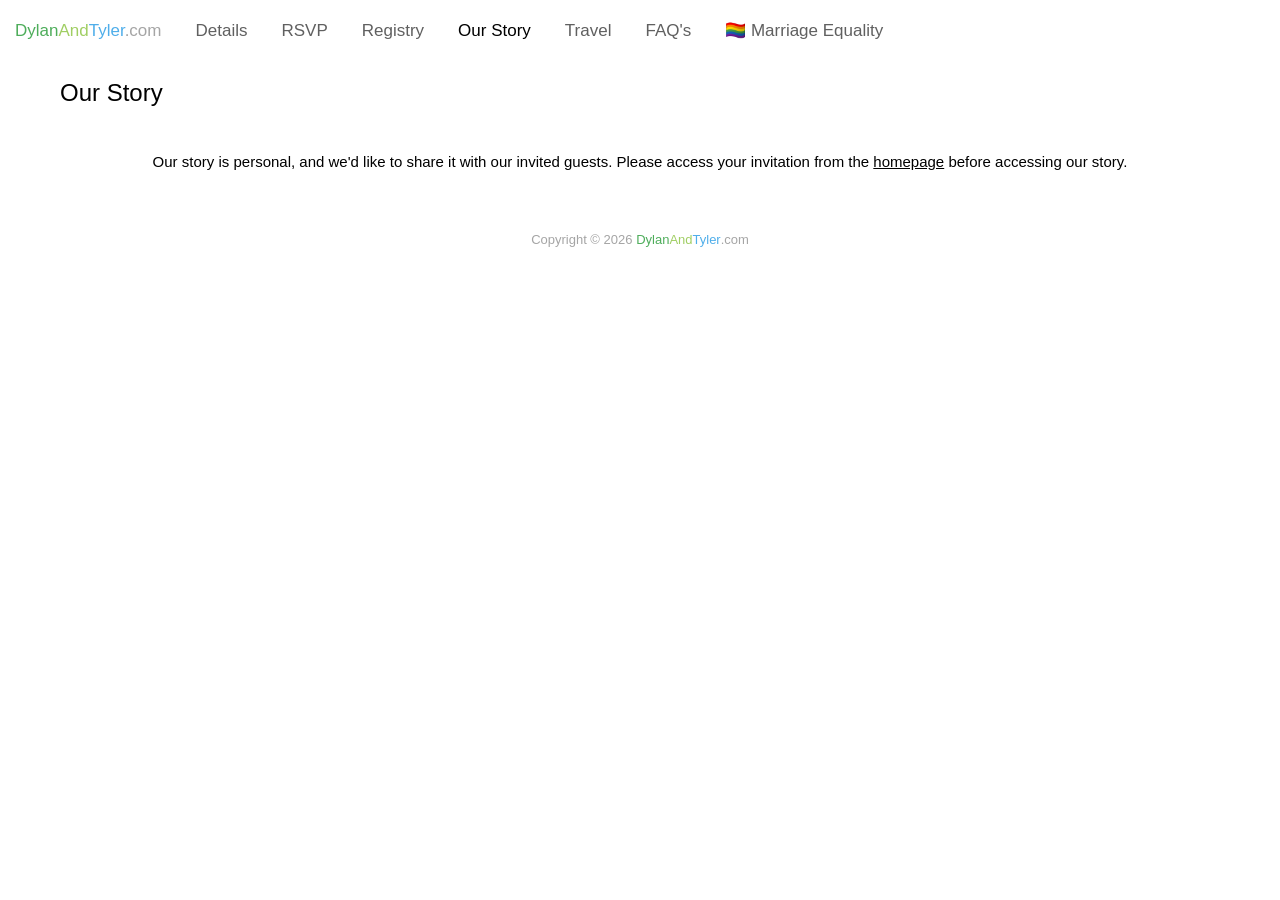
<file: our_story.html>
<!DOCTYPE html>
<html>
<head>
    <meta charset="utf-8">
    <title>Our Story - Dylan & Tyler's Wedding Website</title>
    <meta name="viewport" content="width=device-width, initial-scale=1">
    <meta name="viewport" content="width=device-width, initial-scale=1.0" />
    <link rel="stylesheet" href="https://cdnjs.cloudflare.com/ajax/libs/font-awesome/4.7.0/css/font-awesome.min.css">
    <link rel="stylesheet" href="https://www.w3schools.com/w3css/4/w3.css">
    <link rel="shortcut icon" type="image/png" href="static/images/favicon/favicon.ico"/>
    <link rel="shortcut icon" type="image/png" href="static/images/favicon/favicon.ico"/>
    <link rel="icon" type="image/png" href="static/images/favicon/favicon-32x32.png" sizes="32x32" />
    <link rel="mask-icon" type="image/png" href="static/images/td_icon.svg" />
    <link rel="stylesheet" href="static/css/auth.css?v=2">

    <script src="https://ajax.googleapis.com/ajax/libs/jquery/3.6.4/jquery.min.js"></script>
    
<style>
	#main{
		margin: 1em; 
		margin-right: 4em; 
		margin-left:4em;
	}

	/* Clear floats */
	.row:after {
	  content: "";
	  display: table;
	  clear: both
	}

	/* 2/3 column */
	.column-66 {
	  float: left;
	  width: 66.66666%;
	  padding: 20px;
	  min-height: 30em;
	}

	/* 1/2 column */
	.column-50 {
	  float: left;
	  width: 50%;
	  padding: 20px;
	}

	/* 1/3 column */
	.column-33 {
	  float: left;
	  width: 33.33333%;
	  padding: 20px;
	}

	.first_text {
	  text-align: center;
	}

/* Add responsiveness - make the columns appear on top of each other instead of next to each other on small screens */
@media screen and (max-width: 1000px) {
  .column-66,
  .column-50,
  .column-33 {
    width: 100%;
    min-height: auto;
    padding: 5px;
  }

  #main{
  	margin-right: 1em; 
	margin-left:1em;
  }

  .first_text{
  	text-align: center;
  	margin-left: -30px;
  }

  #blossom_container{
  	height: 100%;
  }
}


.petal {
	background: url(/static/images/cherry-blossom.png) no-repeat;
}	
.petal-style1 {
		width: 45px;
		height: 20px;
		background-position: -31px 0;
	}
.petal-style2 {
		width: 42px;
		height: 22px;
		background-position: 0 -23px;
	}
.petal-style3 {
		width: 37px;
		height: 24px;
		background-position: 0 -50px;
	}
.petal-style4 {
		width: 26px;
		height: 34px;
		background-position: -49px -35px;
	}
}


#container {
  height:350px; 
  position:relative; 
  overflow:hidden;
  background-color: red;
}

.photobanner {
  height:350px;
  position:absolute; 
  background-color: grey;
  overflow:hidden; 
  white-space: nowrap;
  animation: bannermove 300s linear infinite;
}

.photobanner img {    
  margin: 0 0.5em 
}

@keyframes bannermove {
  0% {
      transform: translate(0, 0);
  }
  100% {
      transform: translate(-50%, 0);
  }
}

#container:hover {
   overflow: auto;
}

#container:hover .photobanner {
   animation-play-state:paused;
}
</style>


<script type="text/javascript">

</script>

    <style>
        body {
          margin: 0;
          font-family: Arial, Helvetica, sans-serif;
          min-width: 980px
          width: 100%;
        }

        nav
        {
           position: fixed;
           top: 0px;
           background-color: white;
           width: 100%;
           z-index: 2;
        }

        .topnav {
          overflow: hidden;
          /*background-color: #333;*/
          margin: 1em;
        }

        #content{
            padding-top: 4em;
            width: 100%;
        }

        .topnav a {
          float: left;
          display: block;
          color: #606060;
          text-align: center;
          padding: 14px 16px;
          /*text-decoration: none;*/
          font-size: 17px;
          margin-right: 2em;
        }


        .topnav a.homepage{
            color: #FFEECC;
            margin-right: unset;
        }


        .topnav a:hover {
          /*background-color: #ddd;*/
          color: black;
        }

        .topnav a.homepage:hover{
            color: white;
        }

        .topnav a.active {
          color: black;
        }

        .topnav .icon {
          display: none;
        }

        @media screen and (max-width: 1000px) {
          .topnav a:not(:first-child) {display: none;}
          .topnav a.icon {
            float: right;
            display: block;
          }


        }

        @media screen and (max-width: 1000px) {
          .topnav.responsive {position: relative;}
          .topnav.responsive .icon {
            position: absolute;
            right: 0;
            top: 0;
          }
          .topnav.responsive a {
            float: none;
            display: block;
            text-align: left;
          }

          .topnav a.homepage {
            float: unset;
          }
        }


        /* Underline styles */
        .topnav a {
          display: block;
          position: relative;
          padding: 0.2em 0;
          text-decoration: none;
        }

        /* Fade in */
        .topnav a::after {
          content: '';
          position: absolute;
          bottom: 0;
          left: 0;
          width: 100%;
          height: 0.1em;
          background-color: grey;
          /*background: linear-gradient(to right, #4FAEEA, #4EAD5B, #4FAEEA);*/
          opacity: 0;
          transition: opacity 300ms, transform 300ms;
        }

        .topnav a.homepage::after {
            background-color: rgba(238,180,28,1);
        }

        .topnav a:hover::after,
        .topnav a:focus::after {
          opacity: 1;
          transform: translate3d(0, 0.2em, 0);
        }

        /* Scale from center */
        .topnav a::after {
          opacity 1;
          transform: scale(0);
          transform-origin: center;
        }

        .topnav a:hover::after,
        .topnav a:focus::after{
          transform: scale(1);
        }

        .rcorners{
            border-radius: 25px;
        }

        .card{
            /*border: 3px solid lightblue;*/
            padding: 15px;
            list-style-type: none;
            margin: 1em;
/*            width: 430px;*/

        }

        #nav-logout {
            display: none;
        }

        body.logged-in #nav-logout {
            display: block;
        }

        @media screen and (max-width: 1000px) {
             body.logged-in #nav-logout {
                 display: none;
             }
             .topnav.responsive #nav-logout.active {
                 display: block;
             }
             
             /* Responsive rule ensures it appears when menu is open */
             .topnav.responsive #nav-logout {
                  display: block;
                  float: none;
                  text-align: left;
             }
        }
    </style>
    
</head>

<!-- Google tag (gtag.js) -->
<script async src="https://www.googletagmanager.com/gtag/js?id=G-NP722B0P6Z"></script>
<script>
  window.dataLayer = window.dataLayer || [];
  function gtag(){dataLayer.push(arguments);}
  gtag('js', new Date());

  gtag('config', 'G-NP722B0P6Z');
</script>

<body>
    <nav>
        
            <div class="topnav" id="myTopnav">
                <a  href="index.html">
                    <span style="color: #4EAD5B">Dylan</span><span style="color: #A0CE63">And</span><span style="color: #4FAEEA">Tyler</span><span style="color: #A5A5A5">.com</span>
                </a>
                <a  href="details.html">Details</a> <!-- Countdown, Location, Schedule -->
                <a  href="rsvp.html">RSVP</a>
                <a  href="registry.html">Registry</a>
                <a  class="active"  href="our_story.html">Our Story</a>
                <!-- <a>Wedding Party</a> -->
                <a  href="travel.html">Travel</a> 
                <a  href="faq.html">FAQ's</a>
                <a  href="marriage_equality.html">🏳️‍🌈 Marriage Equality</a>
                <a id="nav-logout" style="float: right; cursor: pointer; display: none;">Logout</a>
                <!--<a>Land Acknowledgement</a>-->
                <!-- 
                <a>After Event</a>
                <a>Photos</a>
                <a>> Professional</a>
                <a>> Photobooth</a>
                <a>> Social </a> -->
                <a href="javascript:void(0);" class="icon" onclick="myFunction()">
                    <i class="fa fa-bars"></i>
                </a>

            </div>
        
    </nav>
    <div id="content" name="content">
	

<div id="main">
	<div><h3>Our Story</h3></div>
	<div class="secured-content">
		<div class="row">
			<div class="column-66">
			<p>
				Like many couples in this day and age, we met on a dating app. For us, it was OkCupid. After discovering we had mutually "liked" each other we exchanged a few messages before agreeing we wanted to meet each other in person. We had our first date on July 1, 2017 at Jack's restaurant in Pleasant Hill, CA. We have no photos to mark the occasion, but dinner went well, and it was early enough that we decided to extend our date. We found a nearby bowling alley to play a couple of games. Still not ready to call it a night, we again decided to further extend our date and found an ice cream shop to get dessert. We drove back to where we had our dinner and found a Cold Stone Creamery and got our fill of ice cream. We sat outside of the ice cream shop and kept talking. Eventually the ice cream store closed so we moved from their tables and just kept talking. While we covered a lot of topics, probably many of the standard first date awkward type of questions, we also got 'real' with each other very quickly and talked about where we were in our lives, our being 'out,' what we were looking for in a relationship, and somehow managed to not scare each other away. Eventually, somewhat as a matter of practicality, we had to call it a night and parted ways with a flutter in our hearts and a foundation of open communication.
			</p>
      <p>
        Included in that first conversation was how Tyler was planning on moving back to LA since he was expecting his first niece soon (which was sooner than we all thought). He had planned to transfer with his current company at the time to LA and was in the process of interviewing. But after only the first few dates, Tyler felt like he had found something special and real. So, he decided to cancel his plans to move to LA and his job transfer.
      </p>
      <p>
        As we got to know each other, we learned that we actually both studied engineering at <em>Cal Poly, San Luis Obispo</em>. We were even more surprised to learn that we were on campus at the same time for two years. Did we ever walk by each other and just not notice? We’ll never know!
        <br><br>
        Dylan learned that after Cal Poly, Tyler went on to get his master's degree at <em>Stanford</em> before being recruited to work as a consultant where he earned his P.E. in the wastewater industry with <em>Carollo Engineers</em> in Walnut Creek.

        Tyler learned that after Dylan graduated from Cal Poly, he started a job at <em>Workday</em> in Pleasanton, and though he studied Electrical Engineering in college, he was now working as a Product Manager in the software industry.

      </p>
			</div>
			<div class="column-33 first_text">
				<img id='first_text' src="static/images/phone.png" style="max-height: 30em;" > 
			</div>
		</div>
		<div class="row">
      <p>While the beginning of our relationship was full of fond memories, one of the first difficult milestones we encountered together was due to a surgery. Dylan’s tonsils had been posing some health risks to the point that his doctors recommended having them removed — a more complex and painful operation as an adult than compared to when it’s performed on a child. Tyler re-organized his life around being able to be there and support Dylan during his recovery, not once...but twice! For as we drove to the surgery appointment the first time, full of anxiety, we received a call that the surgery would have to be postponed as the doctor was feeling sick. The recovery truly wasn’t fun, but Tyler temporarily moved himself and his cats to Dylan’s house for about two weeks and ensured that Dylan was well cared for, entertained friends and family who visited, and that Dylan got his pain meds every few hours!
      </p>
      <p>
      It was also around this time that we approached six months of dating, and Tyler’s lease on his apartment was coming up. During a hike in the redwoods, we had a conversation about our relationship. We both liked where things were going, but also didn’t want to rush through it based on some external timeline, i.e., Tyler’s lease agreement. We agreed to keep driving to each other's house and that when the time felt right, even if it meant breaking a new lease agreement (which thankfully he never actually needed to sign), we would progress our relationship on our own timeline. We took this step about six months later, just shy of a year of dating, when Tyler, Dexter, and Casper (Tyler’s cats) moved into Dylan’s home in Oakland.  
      </p>
    </div>
		<div class="row" style="height:350px;">
      <div id="container">
        <div class="photobanner">
          

          
        </div>
      </div>
    </div>
    <div class="row">
      <div class="column-33 ">
        <img src="static/images/nieces.png" width="100%" class="rcorners" style="overflow: hidden;"> 
      </div>
      <div class="column-66">
      <p>
        As time progressed and our lives and relationship continued to grow, everything seemed to be going well, but there was something missing. One of the very first facts Dylan learned about Tyler from his original OKCupid profile was that the three most important things to him were family, family, family, and his family was growing. At this point his sister and brother-in-law had welcomed two new baby girls into the world and we knew that living across the state would mean the majority of our vacations would be traveling to southern California. Even still, we would be missing out on many of the ‘smaller moments’ of the kids growing up. This was a difficult decision for us as a couple to uproot our lives that we built in the Bay Area, but we ultimately decided – together – that it was the right decision for us.
      </p>
      <p>
        Our minds made up, Tyler found a new job and was hired by <em>The Metropolitan Water District of Southern California</em>, Dylan got approval from his job at <em>Workday</em> to work remotely with the expectation of semi-frequent travel, and we searched around LA to find a local ‘trendy’ spot to live. We landed on Sherman Oaks - close enough to family, Tyler’s work, and also really close to some fun activities, like restaurants, bars, and theaters. We made the move in December 2019. For the first two months, we got settled and had some fun in the trendy city.
      </p>
      </div>
    </div>
		<div class="row">
      <div class="column-66">        
        <p>Like most people, our lives looked completely different once COVID hit. Dylan went from travelling for work several times a month to having all travel halted, and Tyler shifted (temporarily) from working full-time in the office to full-time at home. The apartment we thought would be a waystation hub for us between exploring the trendy restaurants of the area quickly became our 24/7 living and working arrangement as we tried to stay sane in-between waiting in lines at the grocery store.
        </p>
        <p>
          During the height of the pandemic, we were really anxious to move into a bigger space that ideally would have a good-sized backyard! In August of 2020, we were extremely fortunate to find our new home in a quaint neighborhood of Woodland Hills. The house needed work and the escrow process was a mess. But it had a great lot size, was in a good neighborhood, and was close to family, shops, the freeway, and Tyler’s work. It really checked all the boxes.   
        </p>
      </div>
      <div class="column-33 ">
        <img id='first_text' src="static/images/homeowners.jpg" width="100%" class="rcorners" > 
      </div>
    </div>
		<div class="row">
      <div class="column-50">
        <img src="static/images/beekeepers.jpg" width="100%" class="rcorners" style="overflow: hidden;"> 
      </div>
      <div class="column-50">
        <p>
          One of the earlier things we started looking into once we had our new backyard was the idea of keeping our own honeybees. We had previously done a one-day workshop about beekeeping in San Francisco, and I guess you could say ‘we got the bug!’ We joined the Los Angeles County Beekeepers Association, and the next spring found ourselves suited up learning the ins and outs with two colonies of bees living in our backyard (in hives we had built by hand). If we haven’t talked your ear off about bees already, consider yourself lucky! But if you are a glutton for punishment and have some time to kill, just get us going and we will gladly inundate you with a ton of facts about these fascinating creatures!  
        </p>
        <p>
          The next big chapter of our, still in relative quarantine life, was construction. We bought our house because we thought it had ‘good bones,’ but we always knew there were some immediate updates we wanted to make. Was all of the headache of living in a construction site for three-quarters of a year worth it? Absolutely! Did we fully understand just how big of a headache it would be? Absolutely not!
        </p>
      </div>
    </div>
		<div id="blossom_container" class="row" style="background: lightblue;">
			<div class="column-66">
        <p>
  				We went on our first international trip since COVID in Spring 2023 to Japan, right at the tail end of the cherry blossom season. During the first leg of our journey, while in Tokyo after doing a traditional indigo dyeing workshop, we went to the Botanical Gardens of the Imperial Palace. 
        </p>
        <p>
          <em><strong>(Tyler’s perspective)</strong> We arrived at the gates of the Imperial Palace, got our bags checked, showed our tickets, and walked in. To me, it was just another stop in our journey until our fun fancy dinner was planned for later that evening. Little did I know Dylan had a plan. I aimlessly walked from one location to another, but Dylan seemed anxious to get to the garden. We were getting close to our dinner reservation time, so I just thought he wanted to squeeze in the gardens long enough to enjoy the sun before we had to walk to dinner.
        </p>
        <p>
          We meandered around, saw some nice flowers and ponds and eventually made our way past a waterfall and onto a secluded bench. We were talking about whatever when a small worm fell on me. I tried to figure out what kind of worm this was. Once we were done with that, we set the worm free in the nearby garden. It was at this time Dylan had told me he wrote me a poem. Me, not thinking anything close to a proposal, thought it was strange but sweet. We hadn’t written cute letters or notes to each other in a while. Dylan had prepared a poem on his phone with pictures of us. As he read, I was about to start tearing up, but then he ended the poem with “I choose you!” tossed me a Pokeball, and asked me to open it. I opened it to discover a blue ring pop (my favorite flavor and color) as he proceeded to get down on one knee in front of me. He proposed! I said “Yes!” But then asked if he was serious about twenty times. I was in shock and very excited! For the rest of the evening, we went to our fancy dinner and I still couldn’t believe what had just happened. I was (and still am) so excited to call Dylan my future husband after meeting all those years ago in 2017!</em>
        </p>
			</div>
			<div class="column-33">
				<img src="static/images/engagement.jpg" width="100%" class="rcorners" style="overflow: hidden;"> 
			</div>

		</div>

	</div>

	<div class="public-only center-text" style="padding: 2em; text-align: center">
		Our story is personal, and we'd like to share it with our invited guests. Please access your invitation from the <a href="index.html">homepage</a> before accessing our story.
	</div>
</div>


<script type="text/javascript">
//https://codepen.io/lima-space/pen/LWVpWO
class Petal {
  constructor(config) {
    this.customClass = config.customClass || ""
    this.x = config.x || 0
    this.y = config.y || 0
    this.z = config.z || 0
    this.xSpeedVariation = config.xSpeedVariation || 0
    this.ySpeed = config.ySpeed || 0
    this.rotation = {
      axis: "X",
      value: 0,
      speed: 0,
      x: 0
    }

    if (config.rotation && typeof config.rotation === "object") {
      this.rotation.axis = config.rotation.axis || this.rotation.axis
      this.rotation.value = config.rotation.value || this.rotation.value
      this.rotation.speed = config.rotation.speed || this.rotation.speed
      this.rotation.x = config.rotation.x || this.rotation.x
    }

    this.el = document.createElement("div")
    this.el.className = "petal  " + this.customClass
    this.el.style.position = "absolute"
    this.el.style.backfaceVisibility = "visible"
  }
}

class BlossomScene {
  constructor(config) {
    let container = document.getElementById(config.id)
    if (container === null) {
      throw new Error("[id] provided was not found in document")
    }
    this.container = container
    this.placeholder = document.createElement("div")
    this.petals = []
    this.numPetals = config.numPetals || 10
    this.petalsTypes = config.petalsTypes
    this.gravity = config.gravity || 0.8
    this.windMaxSpeed = config.windMaxSpeed || 4
    this.windMagnitude = 0.2
    this.windDuration = 0
    this.width = this.container.offsetWidth
    this.height = this.container.offsetHeight
    this.timer = 0

    this.container.style.overflow = "hidden"
    this.placeholder.style.transformStyle = "preserve-3d"
    this.placeholder.style.width = this.container.offsetWidth + "px"
    this.placeholder.style.height = this.container.offsetHeight + "px"
    this.container.appendChild(this.placeholder)
    this.createPetals()
    requestAnimationFrame(this.updateFrame.bind(this))
  }

  /**
   * Reset the petal position when it goes out of container
   */
  resetPetal(petal) {
    petal.x = this.width * 2 - Math.random() * this.width * 1.75
    petal.y = petal.el.offsetHeight * -1
    petal.z = Math.random() * 200

    if (petal.x > this.width) {
      petal.x = this.width + petal.el.offsetWidth
      petal.y = (Math.random() * this.height) / 2
    }

    // Rotation
    petal.rotation.speed = Math.random() * 10
    let randomAxis = Math.random()
    if (randomAxis > 0.5) {
      petal.rotation.axis = "X"
    } else if (randomAxis > 0.25) {
      petal.rotation.axis = "Y"
      petal.rotation.x = Math.random() * 180 + 90
    } else {
      petal.rotation.axis = "Z"
      petal.rotation.x = Math.random() * 360 - 180
      // looks weird if the rotation is too fast around this axis
      petal.rotation.speed = Math.random() * 3
    }

    // random speed
    petal.xSpeedVariation = Math.random() * 0.8 - 0.4
    petal.ySpeed = Math.random() + this.gravity

    return petal
  }

  /**
   * Calculate wind speed
   */
  calculateWindSpeed(t, y) {
    let a =
      ((this.windMagnitude / 2) * (this.height - (2 * y) / 3)) / this.height
    return (
      a *
        Math.sin(((2 * Math.PI) / this.windDuration) * t + (3 * Math.PI) / 2) +
      a
    )
  }

  /**
   * Update petal position
   */
  updatePetal(petal) {
    let petalWindSpeed = this.calculateWindSpeed(this.timer, petal.y)
    let xSpeed = petalWindSpeed + petal.xSpeedVariation

    petal.x -= xSpeed
    petal.y += petal.ySpeed
    petal.rotation.value += petal.rotation.speed

    let t =
      "translateX( " +
      petal.x +
      "px ) translateY( " +
      petal.y +
      "px ) translateZ( " +
      petal.z +
      "px )  rotate" +
      petal.rotation.axis +
      "( " +
      petal.rotation.value +
      "deg )"
    if (petal.rotation.axis !== "X") {
      t += " rotateX(" + petal.rotation.x + "deg)"
    }
    petal.el.style.transform = t

    // reset if out of view
    if (petal.x < -10 || petal.y > this.height + 10) {
      this.resetPetal(petal)
    }
  }

  /**
   * Change the wind speed
   */
  updateWind() {
    // wind duration should be related to wind magnitude, e.g. higher windspeed means longer gust duration
    this.windMagnitude = Math.random() * this.windMaxSpeed
    this.windDuration = this.windMagnitude * 50 + (Math.random() * 20 - 10)
  }

  /**
   * Create the petals elements
   */
  createPetals() {
    for (let i = 0; i < this.numPetals; i++) {
      let tmpPetalType = this.petalsTypes[
        Math.floor(Math.random() * (this.petalsTypes.length - 1))
      ]
      let tmpPetal = new Petal({ customClass: tmpPetalType.customClass })

      this.resetPetal(tmpPetal)
      this.petals.push(tmpPetal)
      this.placeholder.appendChild(tmpPetal.el)
    }
  }

  /**
   * Update the animation frame
   */
  updateFrame() {
    if (this.timer === this.windDuration) {
      this.updateWind()
      this.timer = 0
    }

    let petalsLen = this.petals.length
    for (let i = 0; i < petalsLen; i++) {
      this.updatePetal(this.petals[i])
    }

    this.timer++
    requestAnimationFrame(this.updateFrame.bind(this))
  }
}

const petalsTypes = [
  new Petal({ customClass: "petal-style1" }),
  new Petal({ customClass: "petal-style2" }),
  new Petal({ customClass: "petal-style3" }),
  new Petal({ customClass: "petal-style4" })
]

const myBlossomSceneConfig = {
  id: "blossom_container",
  petalsTypes
}

const myBlossomScene = new BlossomScene(myBlossomSceneConfig)

</script>

    </div>

    
        <div id="footer" style="font-family: sans-serif;font-size: small; display: flex; align-items: center; justify-content: center; margin: 2em">
            <span style="color: #A5A5A5">Copyright &copy; <script>document.write(new Date().getFullYear())</script></span>&nbsp;
            <span style="color: #4EAD5B">Dylan</span>
            <span style="color: #A0CE63">And</span>
            <span style="color: #4FAEEA">Tyler</span>
            <span style="color: #A5A5A5">.com</span>
        </div>
    

<script>
function myFunction() {
  var x = document.getElementById("myTopnav");
  if (x.className === "topnav") {
    x.className += " responsive";
  } else {
    x.className = "topnav";
  }
}
</script>
<script src="static/js/auth.js?v=3"></script>
</body>
</html>
</file>
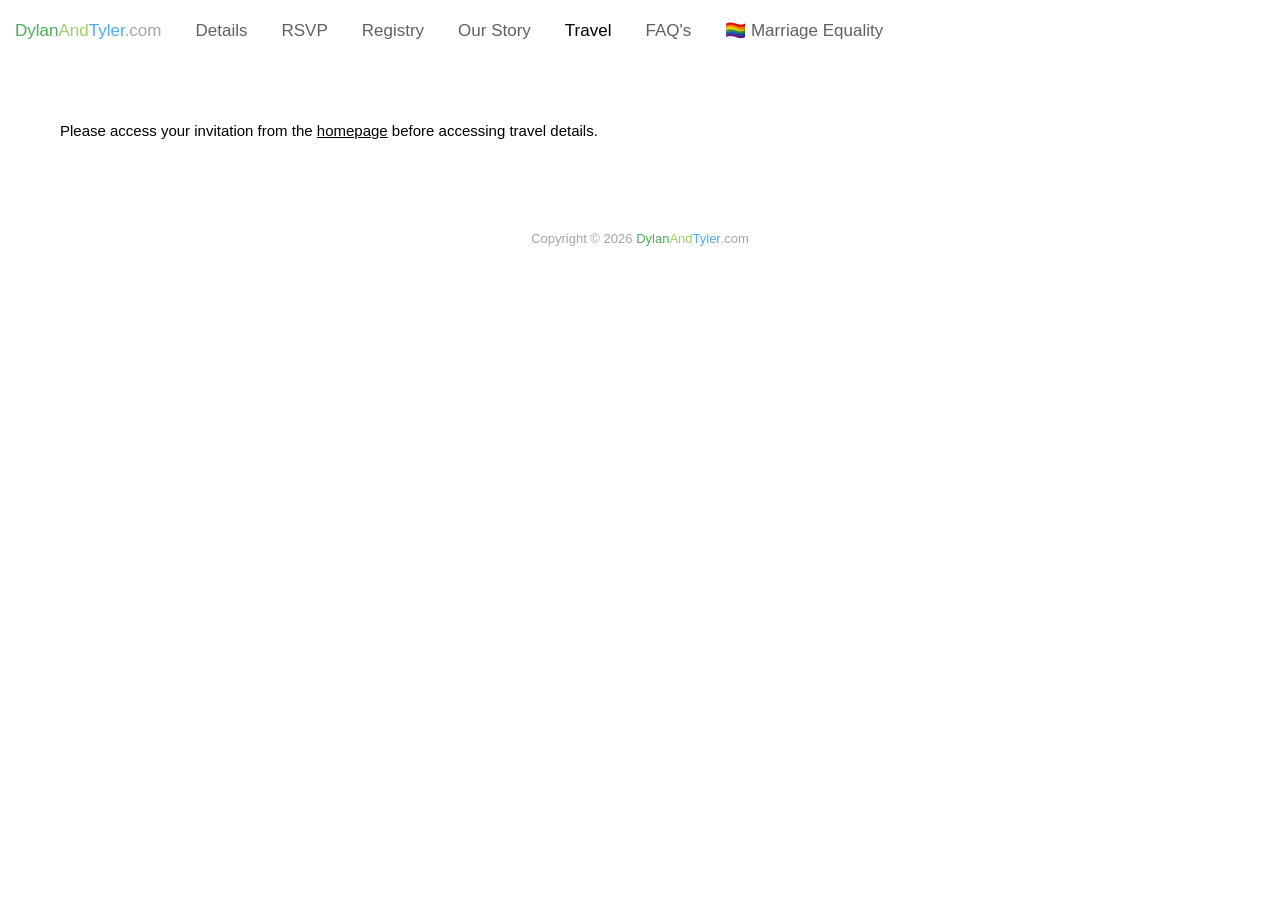
<file: travel.html>
<!DOCTYPE html>
<html>
<head>
    <meta charset="utf-8">
    <title>Travel - Dylan & Tyler's Wedding Website</title>
    <meta name="viewport" content="width=device-width, initial-scale=1">
    <meta name="viewport" content="width=device-width, initial-scale=1.0" />
    <link rel="stylesheet" href="https://cdnjs.cloudflare.com/ajax/libs/font-awesome/4.7.0/css/font-awesome.min.css">
    <link rel="stylesheet" href="https://www.w3schools.com/w3css/4/w3.css">
    <link rel="shortcut icon" type="image/png" href="static/images/favicon/favicon.ico"/>
    <link rel="shortcut icon" type="image/png" href="static/images/favicon/favicon.ico"/>
    <link rel="icon" type="image/png" href="static/images/favicon/favicon-32x32.png" sizes="32x32" />
    <link rel="mask-icon" type="image/png" href="static/images/td_icon.svg" />
    <link rel="stylesheet" href="static/css/auth.css?v=2">

    <script src="https://ajax.googleapis.com/ajax/libs/jquery/3.6.4/jquery.min.js"></script>
    

<style>
* {
  box-sizing: border-box;
}

.grid{
	text-align: center;
}

.row{
	text-align: center;
	margin: auto;
	display: inline-block;
	
	text-align: center;
	margin-top: 0px;
}

/* Create two equal columns that floats next to each other */
.column {
  display: inline-block;
  width: 45%;
  padding: 10px;
  margin-top: 0px;
  vertical-align: text-top;
  transition: opacity 300ms, transform 300ms;
}

/* Clear floats after the columns */
.row:after {
  content: "";
  display: table;
  clear: both;
  justify-content: center;
  vertical-align: text-top;
}

.img_container{
	width: 400px;
	overflow: hidden;
	position: relative;
	margin-right: auto;
	margin-left: auto;
}

img{
	height: 250px;
}

:target::before {
  content: "";
  display: block;
  height: 60px; /* fixed header height*/
  margin: -60px 0 0; /* negative fixed header height */
}

.warning {
	background-color: bisque; 
	padding: 1em; 
	width: 70%; 
	margin-left: auto; 
	margin-right: auto;
}

/* Responsive layout - makes the two columns stack on top of each other instead of next to each other */
@media screen and (max-width: 1000px) {
  .column {
    width: 100%;
    transition: opacity 300ms, transform 300ms;
  }

  div.img_container {
  	margin-right: auto;
  	margin-left: auto;
  	width: 100%;
  }

  img{
  	height: unset;
  	width: 100%;
  }

  .warning {
		width: 90%; 
	}
}



div.row {
	width: 100%;
	margin-right: 0;
	margin-left: 0;
}

.overlay {
   background:transparent; 
   position:relative; 
   width:100%;
   height:480px; /* your iframe height */
   top:480px;  /* your iframe height */
   margin-top:-480px;  /* your iframe height */
}

</style>

    <style>
        body {
          margin: 0;
          font-family: Arial, Helvetica, sans-serif;
          min-width: 980px
          width: 100%;
        }

        nav
        {
           position: fixed;
           top: 0px;
           background-color: white;
           width: 100%;
           z-index: 2;
        }

        .topnav {
          overflow: hidden;
          /*background-color: #333;*/
          margin: 1em;
        }

        #content{
            padding-top: 4em;
            width: 100%;
        }

        .topnav a {
          float: left;
          display: block;
          color: #606060;
          text-align: center;
          padding: 14px 16px;
          /*text-decoration: none;*/
          font-size: 17px;
          margin-right: 2em;
        }


        .topnav a.homepage{
            color: #FFEECC;
            margin-right: unset;
        }


        .topnav a:hover {
          /*background-color: #ddd;*/
          color: black;
        }

        .topnav a.homepage:hover{
            color: white;
        }

        .topnav a.active {
          color: black;
        }

        .topnav .icon {
          display: none;
        }

        @media screen and (max-width: 1000px) {
          .topnav a:not(:first-child) {display: none;}
          .topnav a.icon {
            float: right;
            display: block;
          }


        }

        @media screen and (max-width: 1000px) {
          .topnav.responsive {position: relative;}
          .topnav.responsive .icon {
            position: absolute;
            right: 0;
            top: 0;
          }
          .topnav.responsive a {
            float: none;
            display: block;
            text-align: left;
          }

          .topnav a.homepage {
            float: unset;
          }
        }


        /* Underline styles */
        .topnav a {
          display: block;
          position: relative;
          padding: 0.2em 0;
          text-decoration: none;
        }

        /* Fade in */
        .topnav a::after {
          content: '';
          position: absolute;
          bottom: 0;
          left: 0;
          width: 100%;
          height: 0.1em;
          background-color: grey;
          /*background: linear-gradient(to right, #4FAEEA, #4EAD5B, #4FAEEA);*/
          opacity: 0;
          transition: opacity 300ms, transform 300ms;
        }

        .topnav a.homepage::after {
            background-color: rgba(238,180,28,1);
        }

        .topnav a:hover::after,
        .topnav a:focus::after {
          opacity: 1;
          transform: translate3d(0, 0.2em, 0);
        }

        /* Scale from center */
        .topnav a::after {
          opacity 1;
          transform: scale(0);
          transform-origin: center;
        }

        .topnav a:hover::after,
        .topnav a:focus::after{
          transform: scale(1);
        }

        .rcorners{
            border-radius: 25px;
        }

        .card{
            /*border: 3px solid lightblue;*/
            padding: 15px;
            list-style-type: none;
            margin: 1em;
/*            width: 430px;*/

        }

        #nav-logout {
            display: none;
        }

        body.logged-in #nav-logout {
            display: block;
        }

        @media screen and (max-width: 1000px) {
             body.logged-in #nav-logout {
                 display: none;
             }
             .topnav.responsive #nav-logout.active {
                 display: block;
             }
             
             /* Responsive rule ensures it appears when menu is open */
             .topnav.responsive #nav-logout {
                  display: block;
                  float: none;
                  text-align: left;
             }
        }
    </style>
    
</head>

<!-- Google tag (gtag.js) -->
<script async src="https://www.googletagmanager.com/gtag/js?id=G-NP722B0P6Z"></script>
<script>
  window.dataLayer = window.dataLayer || [];
  function gtag(){dataLayer.push(arguments);}
  gtag('js', new Date());

  gtag('config', 'G-NP722B0P6Z');
</script>

<body>
    <nav>
        
            <div class="topnav" id="myTopnav">
                <a  href="index.html">
                    <span style="color: #4EAD5B">Dylan</span><span style="color: #A0CE63">And</span><span style="color: #4FAEEA">Tyler</span><span style="color: #A5A5A5">.com</span>
                </a>
                <a  href="details.html">Details</a> <!-- Countdown, Location, Schedule -->
                <a  href="rsvp.html">RSVP</a>
                <a  href="registry.html">Registry</a>
                <a  href="our_story.html">Our Story</a>
                <!-- <a>Wedding Party</a> -->
                <a  class="active"  href="travel.html">Travel</a> 
                <a  href="faq.html">FAQ's</a>
                <a  href="marriage_equality.html">🏳️‍🌈 Marriage Equality</a>
                <a id="nav-logout" style="float: right; cursor: pointer; display: none;">Logout</a>
                <!--<a>Land Acknowledgement</a>-->
                <!-- 
                <a>After Event</a>
                <a>Photos</a>
                <a>> Professional</a>
                <a>> Photobooth</a>
                <a>> Social </a> -->
                <a href="javascript:void(0);" class="icon" onclick="myFunction()">
                    <i class="fa fa-bars"></i>
                </a>

            </div>
        
    </nav>
    <div id="content" name="content">
	
<div style="padding: 2em; margin-left: auto; margin-right: auto">
<div class="secured-content">
	<div style="text-align: center;">
		<span><a href="#getting_there">How to Get There</a></span> | 
		<span><a href="#stay">Where to Stay</a></span> | 
		<span><a href="#flights">Flights</a></span> | 
		<span><a href="#todo">Things to Do</a></span> | 
		<span><a href="#dining">Dining</a></span> | 
		<span><a href="#map">Map</a></span>
	</div>

<br><br>
<!-- <div class="grid rcorners warning" style="">
			<div class="row">
				
				<div class="column" style="font-size: xx-large; width: 5%; text-align: left; padding-top: 1em;">⚠️</div>
				<div class="column" style="width: 90%; text-align: left"><strong>Travel Warning:</strong> During the winter rains a mudslide made Topanga Canyon Blvd (HWY 27) inaccessible to/from Malibu. The expected cleanup and repairs are expected to take several months before the road will re-open. The road may be repaired by October but we would advise looking up alternate routes in case the road is still closed if you are planning on using this route to go/come from the coast.<br><br>Check <a href="https://roads.dot.ca.gov/?roadnumber=sr-27" target="_blank">https://roads.dot.ca.gov/?roadnumber=sr-27</a> for current highway conditions.
				</div>
			</div>
</div> -->

	<div>
		<h4 id="getting_there">How to Get There</h4>
				<div class="grid">
					<div class="row">
						
						<div class="column">
							<a href="https://www.google.com/maps/place/LADOT+Facility+No:+705/@34.1683684,-118.6057456,17.07z/data=!4m6!3m5!1s0x80c29e961609c40d:0x38e69495543eec87!8m2!3d34.1677824!4d-118.6042304!16s%2Fg%2F11gd67yhg3?entry=ttu" target="_blank"><img src="static/images/best_western_pickup.png" class="rcorners"></a>
							<p>
								We want everyone attending our wedding to be able to fully relax and celebrate!<br>Please consider taking the shuttle <em>even if you are not staying at one of the hotels</em>. The road out of Topanga Canyon is dark, windy, and dangerous at night even for a sober driver.<br><br><strong>Shuttles will pick up guests from both hotel locations at 3:15 PM. If you aren't staying in one of the hotels, you (if you RSVPed for it) can still get picked up by the shuttle from the Best Western.</strong> There is an inexpensive city lot across the street from the Best Western where you can park and walk to the front of the Best Western.
							</p>
					<!-- 		<div class="overlay" onClick="style.pointerEvents='none'"></div>
					  	<iframe id="map" src="https://mapsengine.google.com/map/embed?mid=1o0JqvNo3OvMUPxtzxSGPloevpIlUsdg&ll" width="640" height="280" style="width: 100%"></iframe> -->
					  	
					  </div>
					  <div class="column">
					  	<a href="https://www.google.com/maps/place/Inn+of+the+Seventh+Ray/@34.0902441,-118.605025,17.96z/data=!4m6!3m5!1s0x80c2a1c2b5719613:0xe72c4f1ffe75ca52!8m2!3d34.0902767!4d-118.6047108!16s%2Fg%2F1w04kcbt?entry=ttu" target="_blank"><img src="static/images/innmap.png" class="rcorners"></a>
							<p>
								If you would prefer not to take the shuttle, you can drive or take a rideshare. <br>The venue address is <a href="https://maps.app.goo.gl/FuCPdTQnPDrZVvWj9" target="_blank">128 Old Topanga Canyon Road, Topanga,&nbsp;CA,&nbsp;90290</a>. We will be covering the costs of the required valet as there is limited parking (please consider carpooling). Please note: it may take a while for a rideshare car to pick you up as the venue is not near major urban areas, and you may not have great cell service at the venue location.
							</p>

			</div>
		</div>
	</div>


	</div>
	<div>


	<div>
		<h4 id="stay">Where to Stay</h4>
		<p>
			For our out-of-town guests, we have secured rooms at the following hotels:
		</p>
		<div class="grid">
			<div class="row">
				
				<div class="column">
					<div class="img_container">
						<img src="static/images/courtyard_marriott.png" class="rcorners"> 
					</div>
					<h5>Courtyard Los Angeles Woodland Hills</h5><a href="https://www.marriott.com/event-reservations/reservation-link.mi?id=1706297510248&key=GRP&app=resvlink" target="_blank">Make Reservations Here</a>
					<br>
					 <strong><em>$184/night/room, $15/night parking, plus tax</em></strong><br>Located right off the 101 freeway, conveniently situated on Ventura Boulevard next door to Trader Joe's, two blocks from Whole Foods Market, and multiple local restaurants within walking distance.</div>
				<div class="column">
					
					<div class="img_container">
					<img src="static/images/best_western.png" class="rcorners"> 
					</div>
					<h5>Best Western Woodland Hills Inn</h5> <a href="https://www.bestwestern.com/en_US/book/hotel-rooms.05663.html?groupId=3Q6SQ4U3" target="_blank">Make Reservations Here</a><br><strong><em>$179/night/room plus tax, parking & breakfast included</em></strong><br>Conveniently situated on Ventura Boulevard next door to a Ralphs, Sprouts, and several restaurants within walking distance. This hotel is technically the closest to our venue.</div>
			</div>
			<!--
			<div class="row">
				
				<div class="column">
					<div class="img_container">
					<img src="static/images/warner_marriott.png" class="rcorners"> </div>
					<h5>Warner Center Marriott Woodland Hills</h5> <a href="https://www.marriott.com/event-reservations/reservation-link.mi?id=1706664466114&key=GRP&app=resvlink" target="_blank">Make Reservation Here</a><br><strong><em>$189/night/room, $18/night parking, plus tax</em></strong><br>Located off Topanga Canyon Blvd. Just a few minutes away from countless shops and restraunts at the Topanga Shopping Mall and Village.
				</div>
				<div class="column">
					<div class="img_container">
					<img src="static/images/holidayinn.jpg" class="rcorners"> </div>
					<h5>Holiday Inn Express & Suites Woodland Hills</h5> <a href="https://www.ihg.com/holidayinnexpress/hotels/us/en/find-hotels/select-roomrate?fromRedirect=true&qSrt=sBR&qSlH=laxwo&qRms=1&qAdlt=1&qChld=0&qCiD=04&qCiMy=092024&qCoD=06&qCoMy=092024&qGrpCd=PGW&setPMCookies=true&qSHBrC=EX&qDest=22617%20Ventura%20Blvd.,%20Woodland%20Hills,%20CA,%20US&qpMn=0&srb_u=1&qChAge=&qRmFltr=" target="_blank">Make Reservation Here</a><br><strong><em>$179/night/room plus tax, parking & breakfast included</em></strong><br>Also located on Ventura Boulevard, north of the 101. Walking distance to various restraunts.
				</div>
			</div>
		-->
		</div>
	</div>





		<h4 id="flights">Flights</h4>
		<p>
			If you live more than a few hours drive away, we assume you'll be flying to celebrate with us. The two closest airports are the following:
		</p>
		<div class="grid">
			<div class="row">
				
				<div class="column">
					<div class="img_container">
					<img src="static/images/bur.jpg" class="rcorners"> 
					</div>
					<h5>Hollywood Burbank Airport (BUR)</h5> Less busy, fewer overall flights, good option for Southwest</div>
				<div class="column">
					<div class="img_container">
					<img src="static/images/lax.jpg" class="rcorners"> </div>
					<h5>Los Angeles International Airport (LAX)</h5> More flight options (especially for long-distance), busier, and more traffic
				</div>
			</div>
		</div>
	</div>

	<div>
		<h4 id="todo">Things to Do</h4>
		<p>
			If you are visiting from out of town and able to spend some additional time in the area, here are some nearby things you might enjoy.
		</p>
		<div class="grid">
			<div class="row">
				
				<div class="column">
					<div class="img_container">
					<img src="static/images/topangatrail.jpg" class="rcorners"> 
					</div>
					<h5>Hike Topanga Canyon</h5>
					<p>
						Drive to Trippet Ranch Parking Lot (lot has a small parking fee) where you will find a variety of hiking trails of different difficulty levels to enjoy the Santa Monica mountains.
					</p>
				</div>
				<div class="column">
					<div class="img_container">
					<img src="static/images/thevillage.jpg" class="rcorners"> </div>
					<h5>Shop & Dine at The Village or the Topanga Mall in Woodland Hills</h5> 
					<p>
						Shop until you drop at over 400 shops and restaurants outdoors at The Village shopping center or indoors across the street at the Topanga Mall.
					</p>
				</div>
			</div>
			<div class="row">
				
				<div class="column">
					<div class="img_container">
					<img src="static/images/malibu.jpg" class="rcorners"> 
					</div>
					<h5>Enjoy the Beaches of Malibu</h5>
					<p>
						Enjoy some of the most iconic beaches of California. Just remember to put on sunscreen!
					</p>
				</div>
				<div class="column">
					<div class="img_container">
					<img src="static/images/santamonica.jpg" class="rcorners"> </div>
					<h5>Santa Monica Pier Boardwalk</h5> 
					<p>
						Explore the Santa Monica Pier Boardwalk, and decide if you want to just people watch or go on a ride. Walking distance from the Third Street Promenade which hosts a variety of shops and restaurants.
					</p>
				</div>
			</div>
		</div>
	</div>

	<!-- Where to Stay, Shuttle, Booking Flights -->
	<div>
		<h4 id="dining"> Dining</h4> 
		<p>
			Here are a few of our favorite dining options in the area.
		</p>
				<div class="grid">
			<div class="row">
				
				<div class="column">
					<div class="img_container">
					<img src="static/images/cafe27.jpg" class="rcorners"> 
					</div>
					<h5><a href="https://www.yelp.com/biz/cafe-on-27-topanga" target="_blank">Cafe On 27</a></h5>
					<p>
						Planning to spend the day in Topanga Canyon? One of the nicest places to get brunch/lunch is Cafe 27. Scenic patio seating with fresh and tasty American and Moroccan cuisine. This place can get pretty busy so would recommend making a reservation and be prepared to deal with a very limited parking situation. Once you are in though, it's a pretty nice experience.
					</p>
				</div>
				<div class="column">
					<div class="img_container">
					<img src="static/images/malibufarm.jpg" class="rcorners"> </div>
					<h5><a href="https://www.yelp.com/biz/malibu-farm-restaurant-malibu" target="_blank">Malibu Farm</a></h5> 
					<p>
						Headed to the beach? Grab a nicer meal at Malibu Farm Restaurant on Malibu Pier. Nice views, fresh farm-to-table style new American food, relatively pricey. 
					</p>
				</div>
			</div>
			<div class="row">
				
				<div class="column">
					<div class="img_container">
					<img src="static/images/casalena.png" class="rcorners"> 
					</div>
					<h5><a href="https://www.yelp.com/biz/casal%C3%A9na-san-fernando-valley-2" target="_blank">Casaléna</a></h5>
					<p>
						New classy Italian/Mediterranean restaurant in Woodland Hills. Nice ambiance inside and out (inside can be loud). Limited parking we think is valet only. We found street parking in the nearby residential neighborhood. 
					</p>
				</div>
				<div class="column">
					<div class="img_container">
					<img src="static/images/tacos.jpg" class="rcorners"> </div>
					<h5><a href="https://www.yelp.com/biz/tacos-yahualica-los-angeles" target="_blank">Tacos Yahualica</a></h5> 
					<p>
						Staying in the Valley? Looking for both a delicous and budget friendly option? This is our favorite 'hole in the wall' taco shop. They either sell tacos out of the front window or sometimes inside behind the meat counter. Very minimal seating, we always get them 'to-go.'
					</p>
				</div>
			</div>
						<div class="row">
				
				<div class="column">
					<div class="img_container">
					<img src="static/images/sosushi.png" class="rcorners"> 
					</div>
					<h5><a href="https://www.yelp.com/biz/so-sushi-tarzana" target="_blank">So Sushi</a></h5>
					<p>
						This place on Ventura Boulevard is close to our house and has become our new favorite sushi place. They have a friendly atmosphere with one of the owners often working behind the sushi bar chatting with guests. There can be a bit of a wait if you go at a peak dining time.
					</p>
				</div>
				<div class="column">
					<div class="img_container">
					<img src="static/images/brents.png" class="rcorners"> </div>
					<h5><a href="https://www.yelp.com/biz/brents-deli-northridge-northridge" target="_blank">Brent's Deli Northridge</a></h5> 
					<p>
						Long-time popular Jewish deli. Great place to get a reuben, pastrami, or corned beef sandwich. Prices are kind of high, but we think their portion sizes are generous.
					</p>
				</div>
			</div>
		</div>
	</div>
	<!-- <div> -->
			<!-- <h4 id="map">Map</h4>  -->
			<!-- width="640" height="480" -->
			<!-- <div class="overlay" onClick="style.pointerEvents='none'"></div> -->
			<!-- <iframe src="https://www.google.com/maps/d/u/0/embed?mid=13KVTiWkaFB1YRj1kmZSTpun_kB5IT2o&ehbc=2E312F&noprof=1" height="480px" width="100%"></iframe> -->
	<!-- </div> -->
</div>
<div class="public-only center-text" style="padding: 2em">
Please access your invitation from the <a href="index.html">homepage</a> before accessing travel details.
</div>

    </div>

    
        <div id="footer" style="font-family: sans-serif;font-size: small; display: flex; align-items: center; justify-content: center; margin: 2em">
            <span style="color: #A5A5A5">Copyright &copy; <script>document.write(new Date().getFullYear())</script></span>&nbsp;
            <span style="color: #4EAD5B">Dylan</span>
            <span style="color: #A0CE63">And</span>
            <span style="color: #4FAEEA">Tyler</span>
            <span style="color: #A5A5A5">.com</span>
        </div>
    

<script>
function myFunction() {
  var x = document.getElementById("myTopnav");
  if (x.className === "topnav") {
    x.className += " responsive";
  } else {
    x.className = "topnav";
  }
}
</script>
<script src="static/js/auth.js?v=3"></script>
</body>
</html>
</file>
<file: static/css/auth.css>
/* Secure by Default: Hide sensitive content immediately */
.secured-content {
    display: none !important;
}

/* Public content is shown by default */
.public-only {
}

/* When Logged In: Show secured, hide public */
body.logged-in .secured-content {
    display: block !important;
}

body.logged-in .public-only {
    display: none !important;
}

/* Specific Home Page Overrides */
/* Ensure these specific IDs behave as expected if classes are missing or for specificity */

/* Logged in users shouldn't see login forms */
body.logged-in #homepage_messages, 
body.logged-in #login_form {
    display: none !important;
}

/* Logged in users see highlights (redundant if class is applied, but good safety) */
body.logged-in #additional_highlights {
    display: block !important;
}

/* Also show logout button when logged in */
body.logged-in #nav-logout {
    display: block !important;
}
</file>
